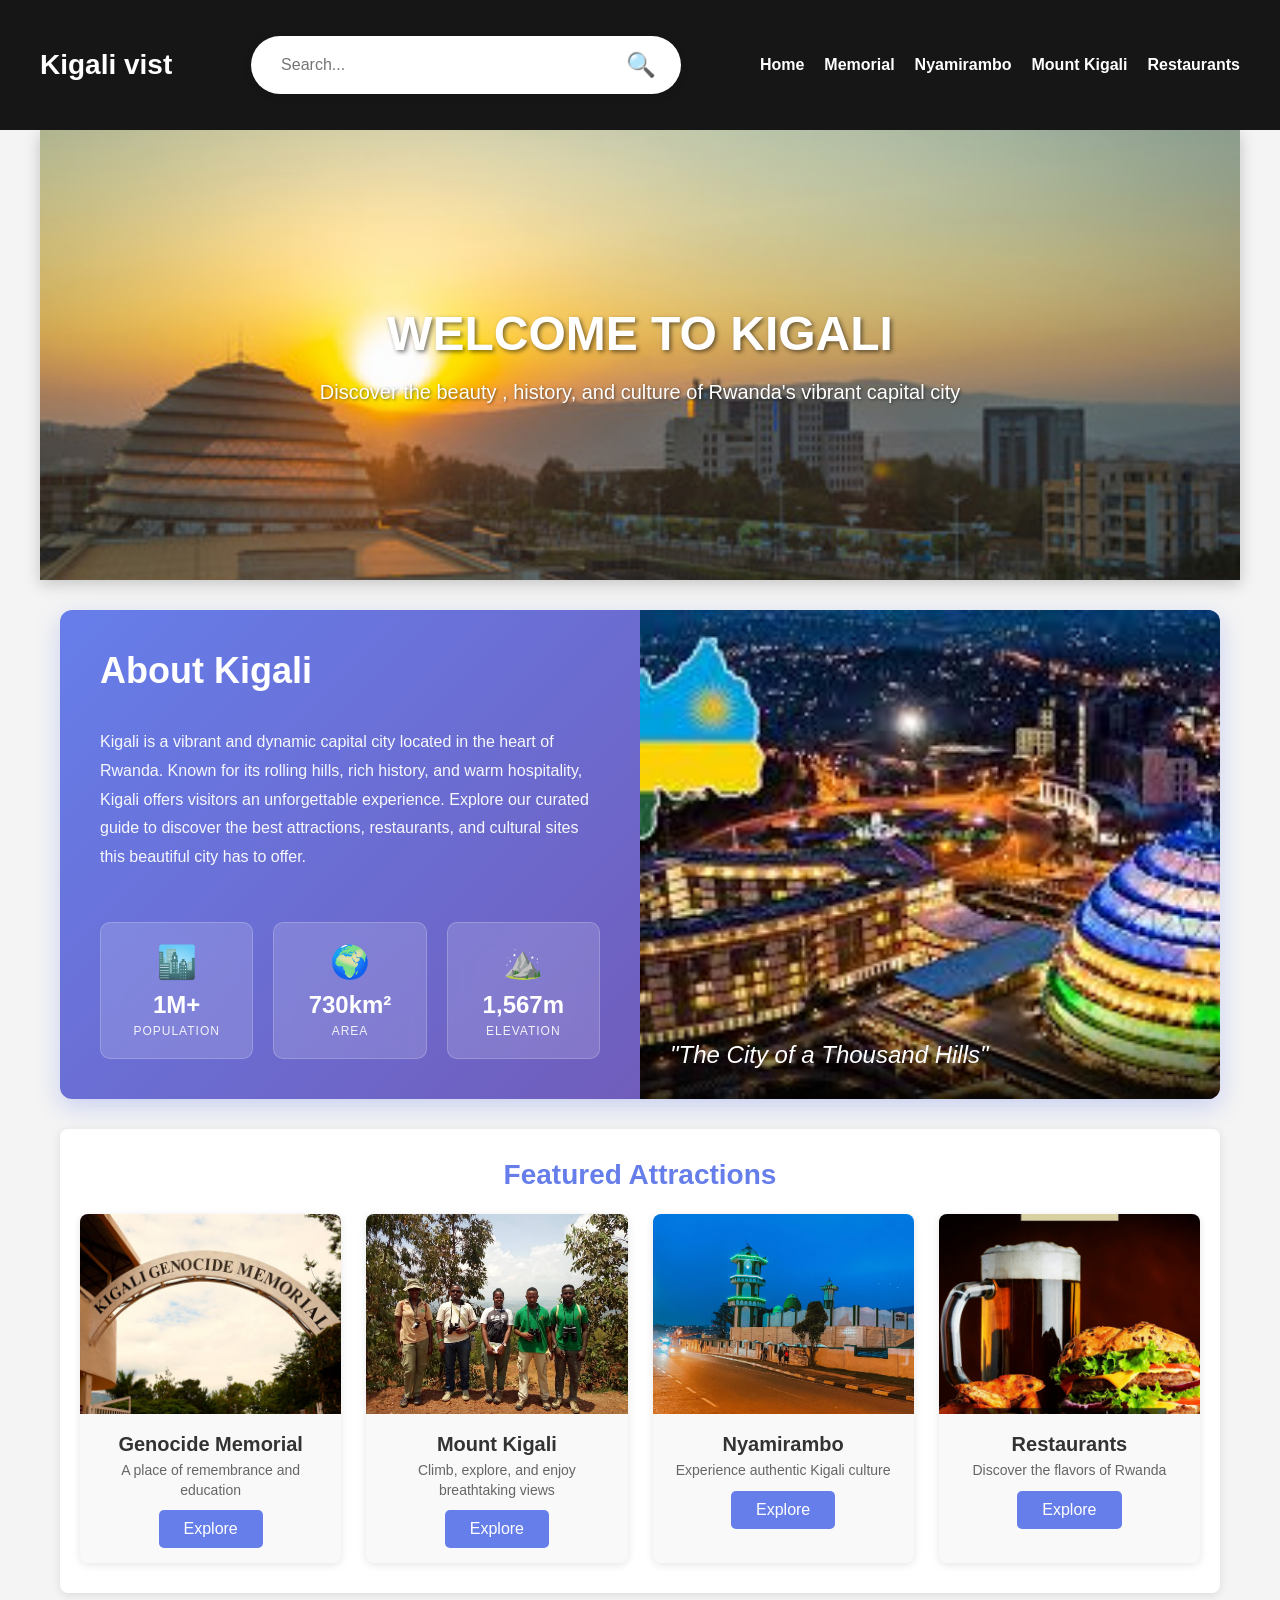
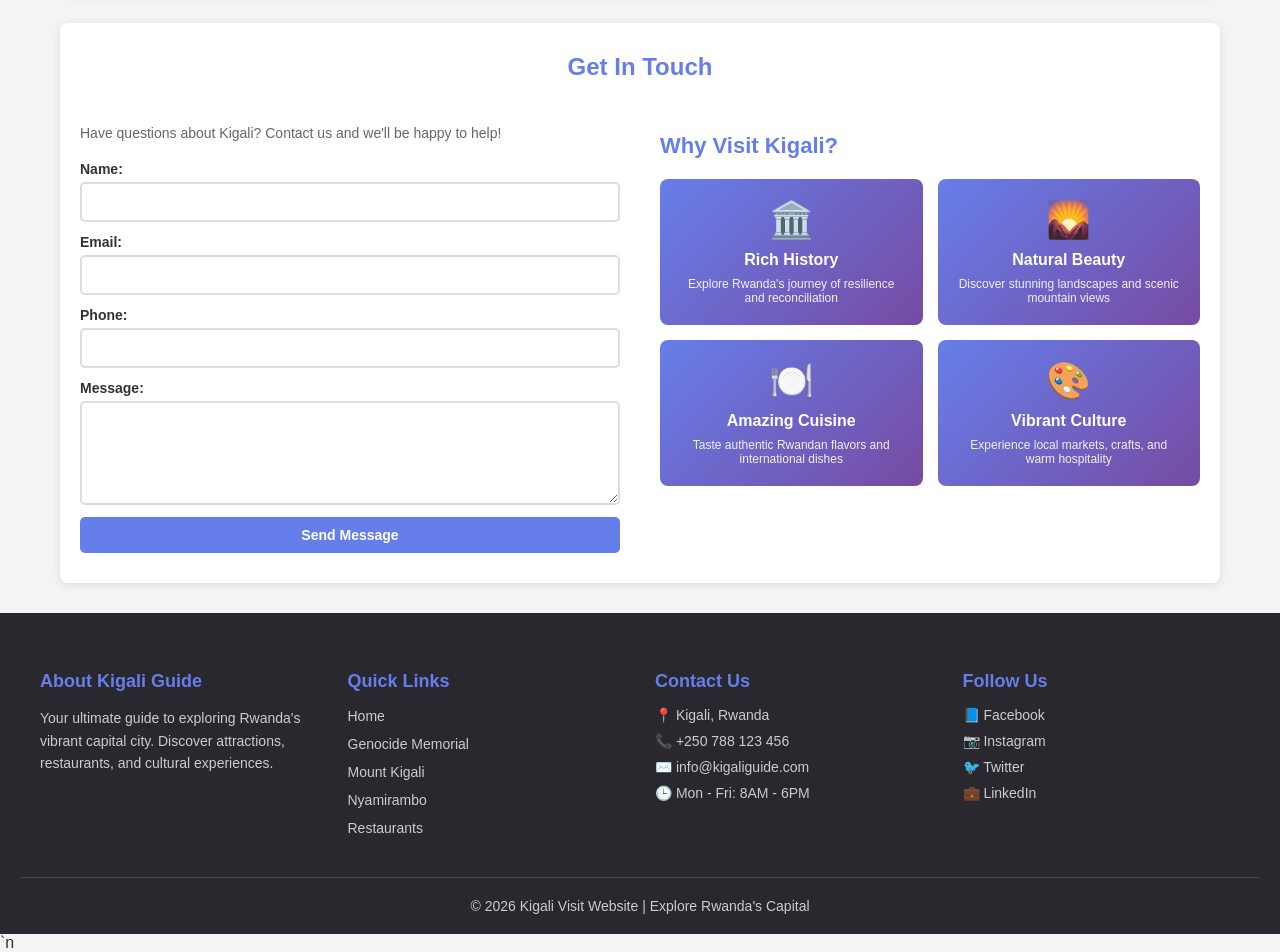
<file: index.html>
<!DOCTYPE html>
<html lang="en">
<head>
    <meta charset="UTF-8">
    <title>Kigali vist website</title>
    <link rel="stylesheet" href="index.css">
</head>
<body>

<div class="page-container">

    <nav>
        <h2>Kigali vist </h2>
        <div class="search-container">
            <input type="text" class="search-input" placeholder="Search...">
            <button class="search-btn">🔍</button>
        </div>
        <div class="links">
            <a href="index.html">Home</a>
            <a href="memorial.html">Memorial</a>
            <a href="nyamirambo.html">Nyamirambo</a>
            <a href="mount.html">Mount Kigali</a>
            <a href="restaurants.html">Restaurants</a>
        </div>
    </nav>

    <main class="home-content">
        <section class="hero">
            <h1>WELCOME TO KIGALI</h1>
            <p>Discover the beauty , history, and culture of Rwanda's vibrant capital city</p>
        </section>

        <section class="content-section">
            <div class="about-container">
                <div class="about-text">
                    <h2>About Kigali</h2>
                    <p>Kigali is a vibrant and dynamic capital city located in the heart of Rwanda. Known for its rolling hills, rich history, and warm hospitality, Kigali offers visitors an unforgettable experience. Explore our curated guide to discover the best attractions, restaurants, and cultural sites this beautiful city has to offer.</p>
                    <div class="stats-row">
                        <div class="stat-box">
                            <span class="stat-icon">🏙️</span>
                            <span class="stat-value">1M+</span>
                            <span class="stat-label">Population</span>
                        </div>
                        <div class="stat-box">
                            <span class="stat-icon">🌍</span>
                            <span class="stat-value">730km²</span>
                            <span class="stat-label">Area</span>
                        </div>
                        <div class="stat-box">
                            <span class="stat-icon">⛰️</span>
                            <span class="stat-value">1,567m</span>
                            <span class="stat-label">Elevation</span>
                        </div>
                    </div>
                </div>
                <div class="about-image">
                    <img src="images/kugali2 -image.jpg" alt="Kigali City View">
                    <div class="image-overlay">
                        <p>"The City of a Thousand Hills"</p>
                    </div>
                </div>
            </div>
        </section>

        <section class="attractions-section">
            <h2>Featured Attractions</h2>
            <div class="cards-container">
                <div class="card">
                    <img src="images/memorial1-image.jpg" alt="Kigali Genocide Memorial">
                    <h3>Genocide Memorial</h3>
                    <p>A place of remembrance and education</p>
                    <a href="memorial.html">Explore</a>
                </div>

                <div class="card">
                    <img src="images/mt-kigali8-image.jpg" alt="Mount Kigali">
                    <h3>Mount Kigali</h3>
                    <p>Climb, explore, and enjoy breathtaking views</p>
                    <a href="mount.html">Explore</a>
                </div>

                <div class="card">
                    <img src="images/nyamirambo1-image.jpg" alt="Nyamirambo">
                    <h3>Nyamirambo</h3>
                    <p>Experience authentic Kigali culture</p>
                    <a href="nyamirambo.html">Explore</a>
                </div>

                <div class="card">
                    <img src="images/burger-beer-saturdays restourent.jpg" alt="Restaurants">
                    <h3>Restaurants</h3>
                    <p>Discover the flavors of Rwanda</p>
                    <a href="restaurants.html">Explore</a>
                </div>
            </div>
        </section>

        <section class="contact-form-section">
            <h2>Get In Touch</h2>
            <div class="form-container">
                <div class="form-side">
                    <p>Have questions about Kigali? Contact us and we'll be happy to help!</p>
                    <form class="contact-form">
                        <div class="form-group">
                            <label for="name">Name:</label>
                            <input type="text" id="name" name="name" required>
                        </div>
                        <div class="form-group">
                            <label for="email">Email:</label>
                            <input type="email" id="email" name="email" required>
                        </div>
                        <div class="form-group">
                            <label for="phone">Phone:</label>
                            <input type="tel" id="phone" name="phone">
                        </div>
                        <div class="form-group">
                            <label for="message">Message:</label>
                            <textarea id="message" name="message" rows="5" required></textarea>
                        </div>
                        <button type="submit" class="submit-btn">Send Message</button>
                    </form>
                </div>
                <div class="info-side">
                    <h3>Why Visit Kigali?</h3>
                    <div class="info-cards">
                        <div class="info-card">
                            <div class="icon">🏛️</div>
                            <h4>Rich History</h4>
                            <p>Explore Rwanda's journey of resilience and reconciliation</p>
                        </div>
                        <div class="info-card">
                            <div class="icon">🌄</div>
                            <h4>Natural Beauty</h4>
                            <p>Discover stunning landscapes and scenic mountain views</p>
                        </div>
                        <div class="info-card">
                            <div class="icon">🍽️</div>
                            <h4>Amazing Cuisine</h4>
                            <p>Taste authentic Rwandan flavors and international dishes</p>
                        </div>
                        <div class="info-card">
                            <div class="icon">🎨</div>
                            <h4>Vibrant Culture</h4>
                            <p>Experience local markets, crafts, and warm hospitality</p>
                        </div>
                    </div>

                </div>
            </div>
        </section>
    </main>

    <footer>
        <div class="footer-content">
            <div class="footer-section">
                <h3>About Kigali Guide</h3>
                <p>Your ultimate guide to exploring Rwanda's vibrant capital city. Discover attractions, restaurants, and cultural experiences.</p>
            </div>
            
            <div class="footer-section">
                <h3>Quick Links</h3>
                <ul class="footer-links">
                    <li><a href="index.html">Home</a></li>
                    <li><a href="memorial.html">Genocide Memorial</a></li>
                    <li><a href="mount.html">Mount Kigali</a></li>
                    <li><a href="nyamirambo.html">Nyamirambo</a></li>
                    <li><a href="restaurants.html">Restaurants</a></li>
                </ul>
            </div>
            
            <div class="footer-section">
                <h3>Contact Us</h3>
                <ul class="footer-contact">
                    <li>📍 Kigali, Rwanda</li>
                    <li>📞 +250 788 123 456</li>
                    <li>✉️ info@kigaliguide.com</li>
                    <li>🕒 Mon - Fri: 8AM - 6PM</li>
                </ul>
            </div>
            
            <div class="footer-section">
                <h3>Follow Us</h3>
                <div class="social-media">
                    <a href="#" class="social-icon">📘 Facebook</a>
                    <a href="#" class="social-icon">📷 Instagram</a>
                    <a href="#" class="social-icon">🐦 Twitter</a>
                    <a href="#" class="social-icon">💼 LinkedIn</a>
                </div>
            </div>
        </div>
        <div class="footer-bottom">
            <p>© 2026 Kigali Visit Website | Explore Rwanda's Capital</p>
        </div>
    </footer>

</div>

</body>`n</html>
</file>
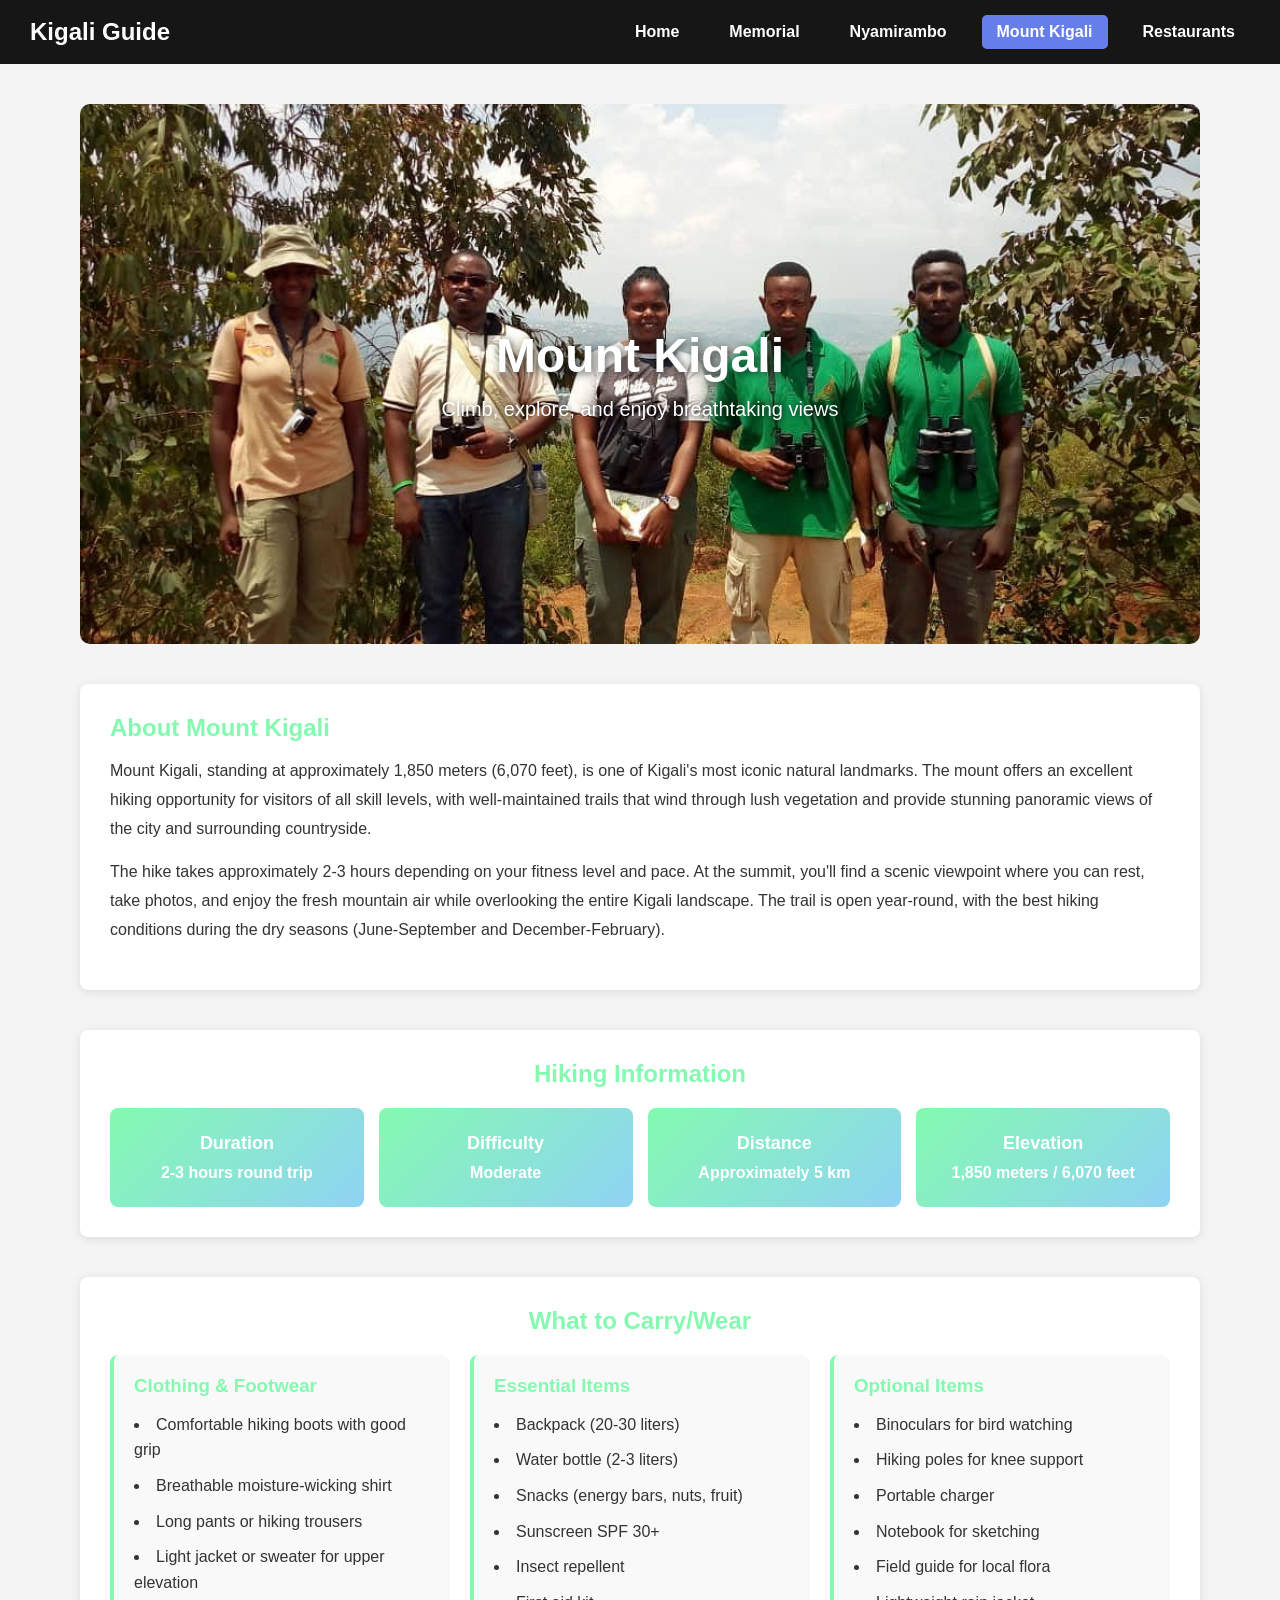
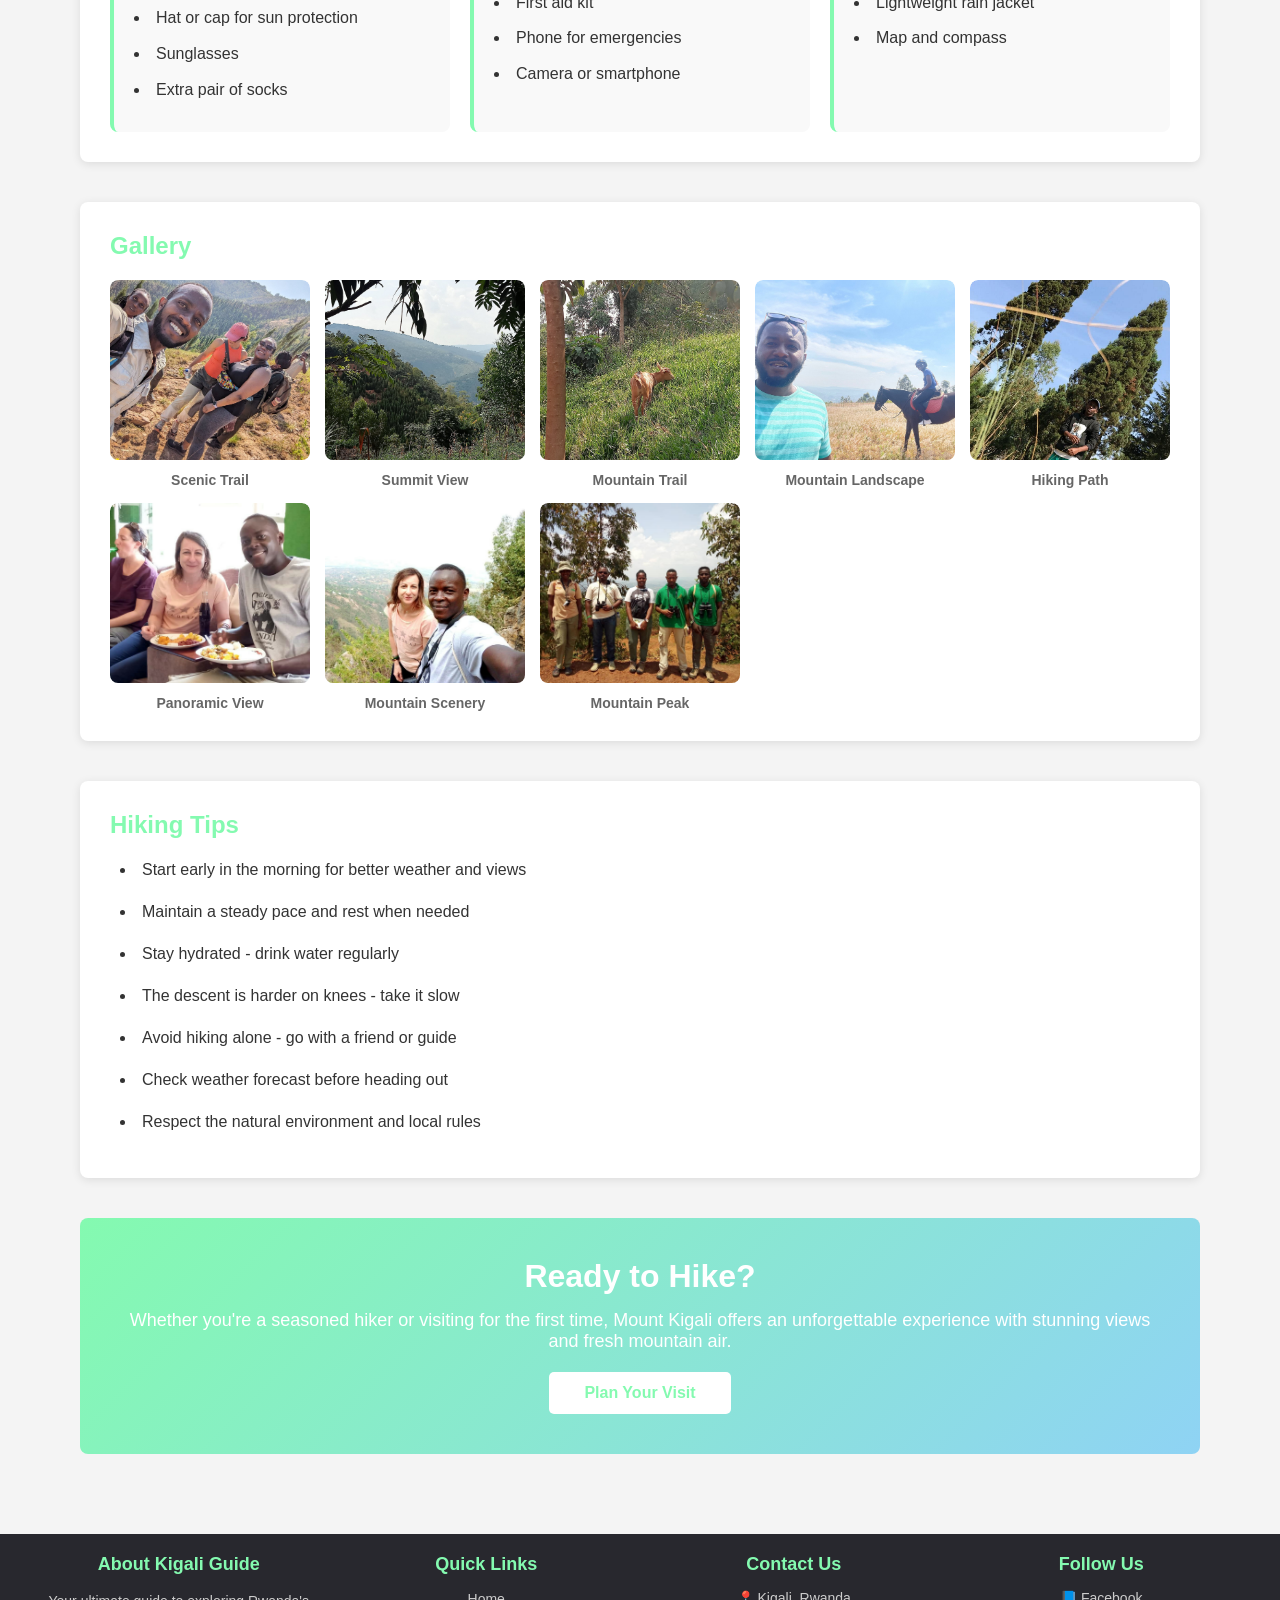
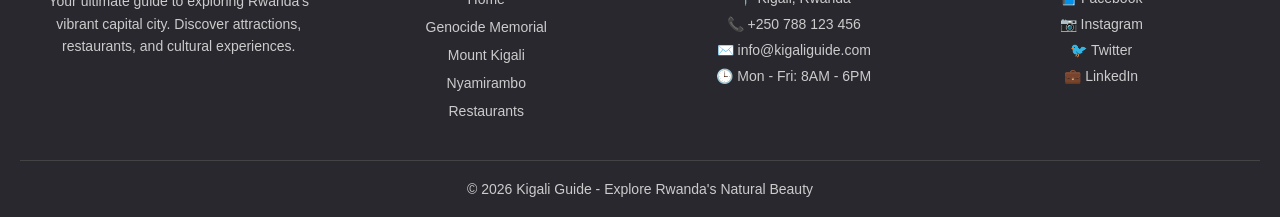
<file: mount.html>
<!DOCTYPE html>
<html lang="en">
<head>
    <meta charset="UTF-8">
    <meta name="viewport" content="width=device-width, initial-scale=1.0">
    <title>Mount Kigali Hiking - Kigali Guide</title>
    <link rel="stylesheet" href="mount.css">
</head>
<body>

<div class="page-container">

    <nav>
        <h2>Kigali Guide</h2>
        <div class="links">
            <a href="index.html">Home</a>
            <a href="memorial.html">Memorial</a>
            <a href="nyamirambo.html">Nyamirambo</a>
            <a href="mount.html" class="active">Mount Kigali</a>
            <a href="restaurants.html">Restaurants</a>
        </div>
    </nav>

    <main class="mount-content">
        <section class="hero">
            <h1>Mount Kigali</h1>
            <p>Climb, explore, and enjoy breathtaking views</p>
        </section>

        <section class="content-section">
            <h2>About Mount Kigali</h2>
            <p>Mount Kigali, standing at approximately 1,850 meters (6,070 feet), is one of Kigali's most iconic natural landmarks. The mount offers an excellent hiking opportunity for visitors of all skill levels, with well-maintained trails that wind through lush vegetation and provide stunning panoramic views of the city and surrounding countryside.</p>
            <p>The hike takes approximately 2-3 hours depending on your fitness level and pace. At the summit, you'll find a scenic viewpoint where you can rest, take photos, and enjoy the fresh mountain air while overlooking the entire Kigali landscape. The trail is open year-round, with the best hiking conditions during the dry seasons (June-September and December-February).</p>
        </section>

        <section class="hiking-info">
            <h2>Hiking Information</h2>
            <div class="info-grid">
                <div class="info-card">
                    <h3>Duration</h3>
                    <p>2-3 hours round trip</p>
                </div>
                <div class="info-card">
                    <h3>Difficulty</h3>
                    <p>Moderate</p>
                </div>
                <div class="info-card">
                    <h3>Distance</h3>
                    <p>Approximately 5 km</p>
                </div>
                <div class="info-card">
                    <h3>Elevation</h3>
                    <p>1,850 meters / 6,070 feet</p>
                </div>
            </div>
        </section>

        <section class="packing-section">
            <h2>What to Carry/Wear</h2>
            <div class="packing-container">
                <div class="packing-list">
                    <h3>Clothing & Footwear</h3>
                    <ul>
                        <li>Comfortable hiking boots with good grip</li>
                        <li>Breathable moisture-wicking shirt</li>
                        <li>Long pants or hiking trousers</li>
                        <li>Light jacket or sweater for upper elevation</li>
                        <li>Hat or cap for sun protection</li>
                        <li>Sunglasses</li>
                        <li>Extra pair of socks</li>
                    </ul>
                </div>
                <div class="packing-list">
                    <h3>Essential Items</h3>
                    <ul>
                        <li>Backpack (20-30 liters)</li>
                        <li>Water bottle (2-3 liters)</li>
                        <li>Snacks (energy bars, nuts, fruit)</li>
                        <li>Sunscreen SPF 30+</li>
                        <li>Insect repellent</li>
                        <li>First aid kit</li>
                        <li>Phone for emergencies</li>
                        <li>Camera or smartphone</li>
                    </ul>
                </div>
                <div class="packing-list">
                    <h3>Optional Items</h3>
                    <ul>
                        <li>Binoculars for bird watching</li>
                        <li>Hiking poles for knee support</li>
                        <li>Portable charger</li>
                        <li>Notebook for sketching</li>
                        <li>Field guide for local flora</li>
                        <li>Lightweight rain jacket</li>
                        <li>Map and compass</li>
                    </ul>
                </div>
            </div>
        </section>

        <section class="image-gallery">
            <h2>Gallery</h2>
            <div class="gallery-grid">
                <div class="gallery-item">
                    <img src="images/mt-kigali1-image.jpg" alt="Mount Kigali trail">
                    <p>Scenic Trail</p>
                </div>
                <div class="gallery-item">
                    <img src="images/mt-kigali2-image.jpg" alt="Summit view">
                    <p>Summit View</p>
                </div>
                <div class="gallery-item">
                    <img src="images/mt-kigali3-image.jpg" alt="Hiking trail">
                    <p>Mountain Trail</p>
                </div>
                <div class="gallery-item">
                    <img src="images/mt-kigali4-image.jpg" alt="Mount Kigali landscape">
                    <p>Mountain Landscape</p>
                </div>
                <div class="gallery-item">
                    <img src="images/mt-kigali5-image.jpg" alt="Hiking path">
                    <p>Hiking Path</p>
                </div>
                <div class="gallery-item">
                    <img src="images/mt-kigali6-image.jpg" alt="Mount Kigali view">
                    <p>Panoramic View</p>
                </div>
                <div class="gallery-item">
                    <img src="images/mt-kigali7-image.jpg" alt="Mountain scenery">
                    <p>Mountain Scenery</p>
                </div>
                <div class="gallery-item">
                    <img src="images/mt-kigali8-image.jpg" alt="Mount Kigali peak">
                    <p>Mountain Peak</p>
                </div>
            </div>
        </section>

        <section class="tips-section">
            <h2>Hiking Tips</h2>
            <ul class="tips-list">
                <li>Start early in the morning for better weather and views</li>
                <li>Maintain a steady pace and rest when needed</li>
                <li>Stay hydrated - drink water regularly</li>
                <li>The descent is harder on knees - take it slow</li>
                <li>Avoid hiking alone - go with a friend or guide</li>
                <li>Check weather forecast before heading out</li>
                <li>Respect the natural environment and local rules</li>
            </ul>
        </section>

        <section class="cta-section">
            <h2>Ready to Hike?</h2>
            <p>Whether you're a seasoned hiker or visiting for the first time, Mount Kigali offers an unforgettable experience with stunning views and fresh mountain air.</p>
            <a href="index.html" class="cta-btn">Plan Your Visit</a>
        </section>
    </main>

    <footer>
        <div class="footer-content">
            <div class="footer-section">
                <h3>About Kigali Guide</h3>
                <p>Your ultimate guide to exploring Rwanda's vibrant capital city. Discover attractions, restaurants, and cultural experiences.</p>
            </div>
            
            <div class="footer-section">
                <h3>Quick Links</h3>
                <ul class="footer-links">
                    <li><a href="index.html">Home</a></li>
                    <li><a href="memorial.html">Genocide Memorial</a></li>
                    <li><a href="mount.html">Mount Kigali</a></li>
                    <li><a href="nyamirambo.html">Nyamirambo</a></li>
                    <li><a href="restaurants.html">Restaurants</a></li>
                </ul>
            </div>
            
            <div class="footer-section">
                <h3>Contact Us</h3>
                <ul class="footer-contact">
                    <li>📍 Kigali, Rwanda</li>
                    <li>📞 +250 788 123 456</li>
                    <li>✉️ info@kigaliguide.com</li>
                    <li>🕒 Mon - Fri: 8AM - 6PM</li>
                </ul>
            </div>
            
            <div class="footer-section">
                <h3>Follow Us</h3>
                <div class="social-media">
                    <a href="#" class="social-icon">📘 Facebook</a>
                    <a href="#" class="social-icon">📷 Instagram</a>
                    <a href="#" class="social-icon">🐦 Twitter</a>
                    <a href="#" class="social-icon">💼 LinkedIn</a>
                </div>
            </div>
        </div>
        <div class="footer-bottom">
            <p>© 2026 Kigali Guide - Explore Rwanda's Natural Beauty</p>
        </div>
    </footer>

</div>

</body>
</html>
</file>
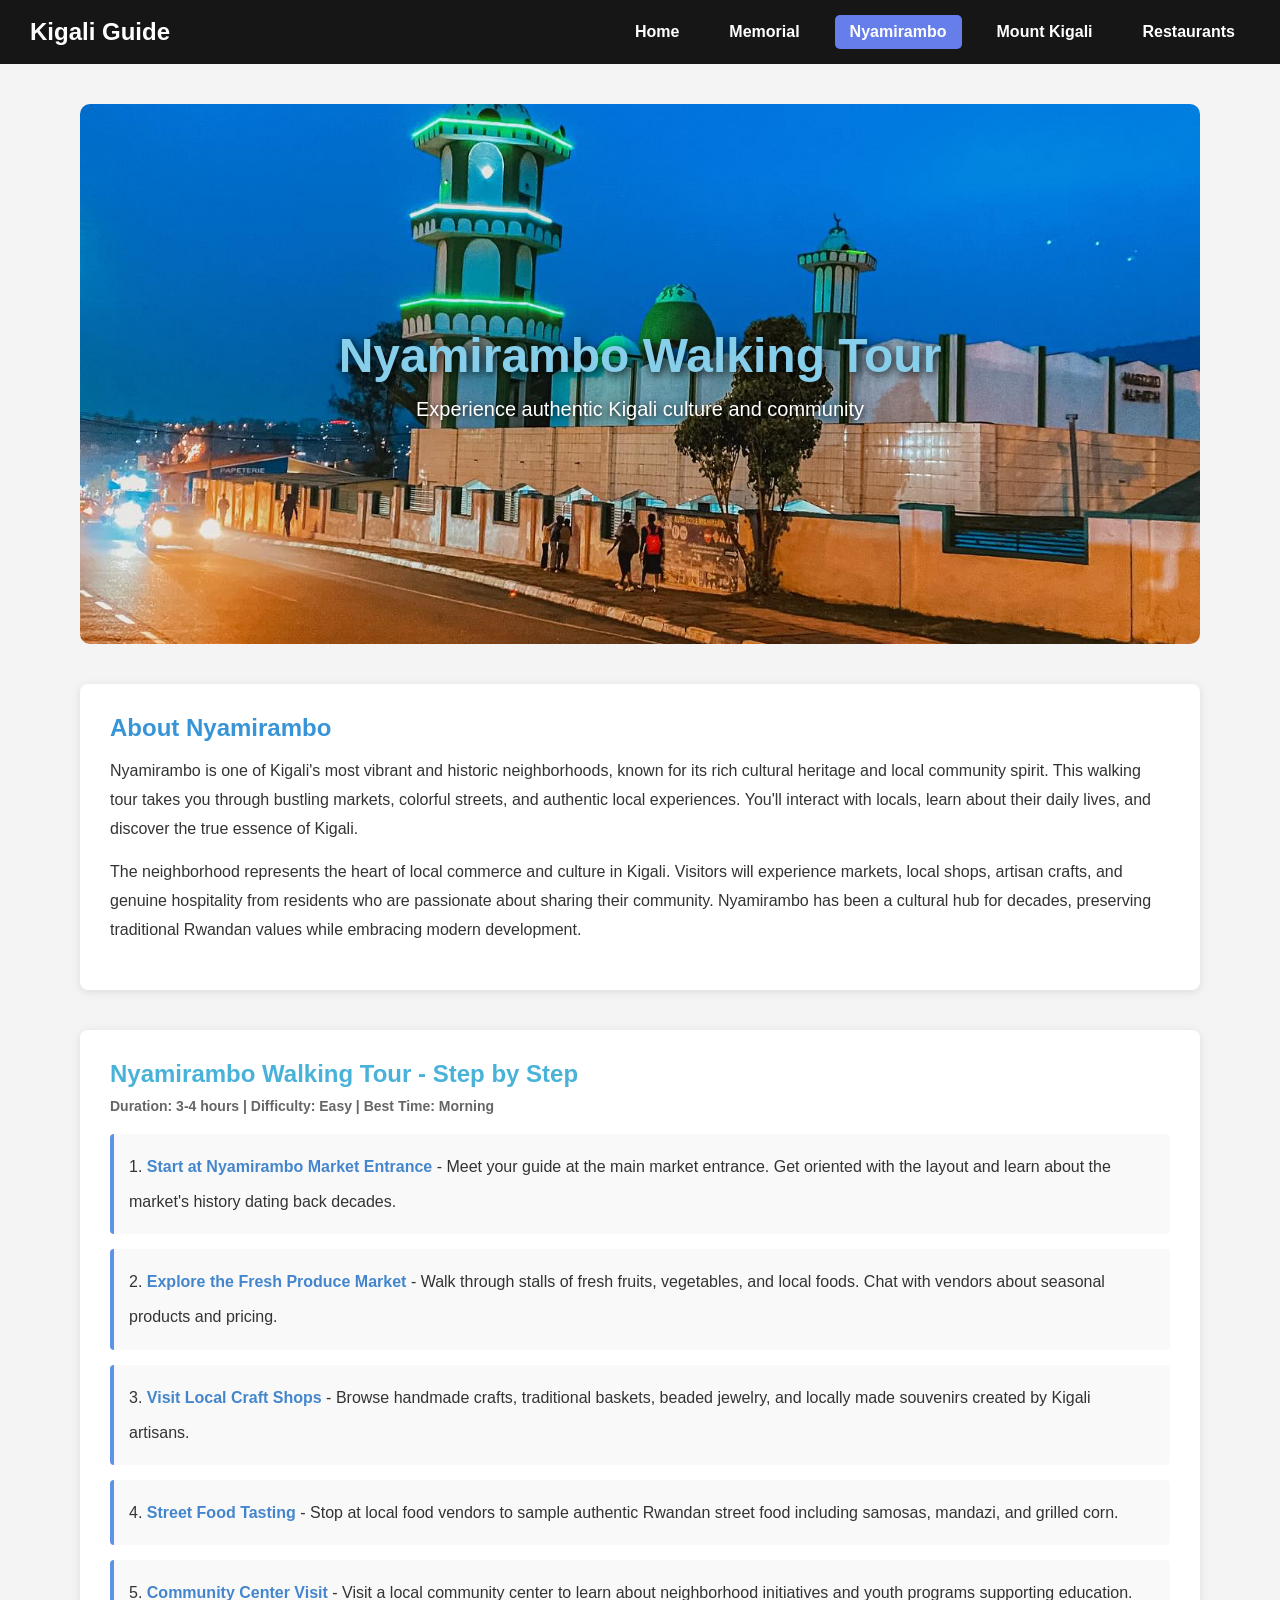
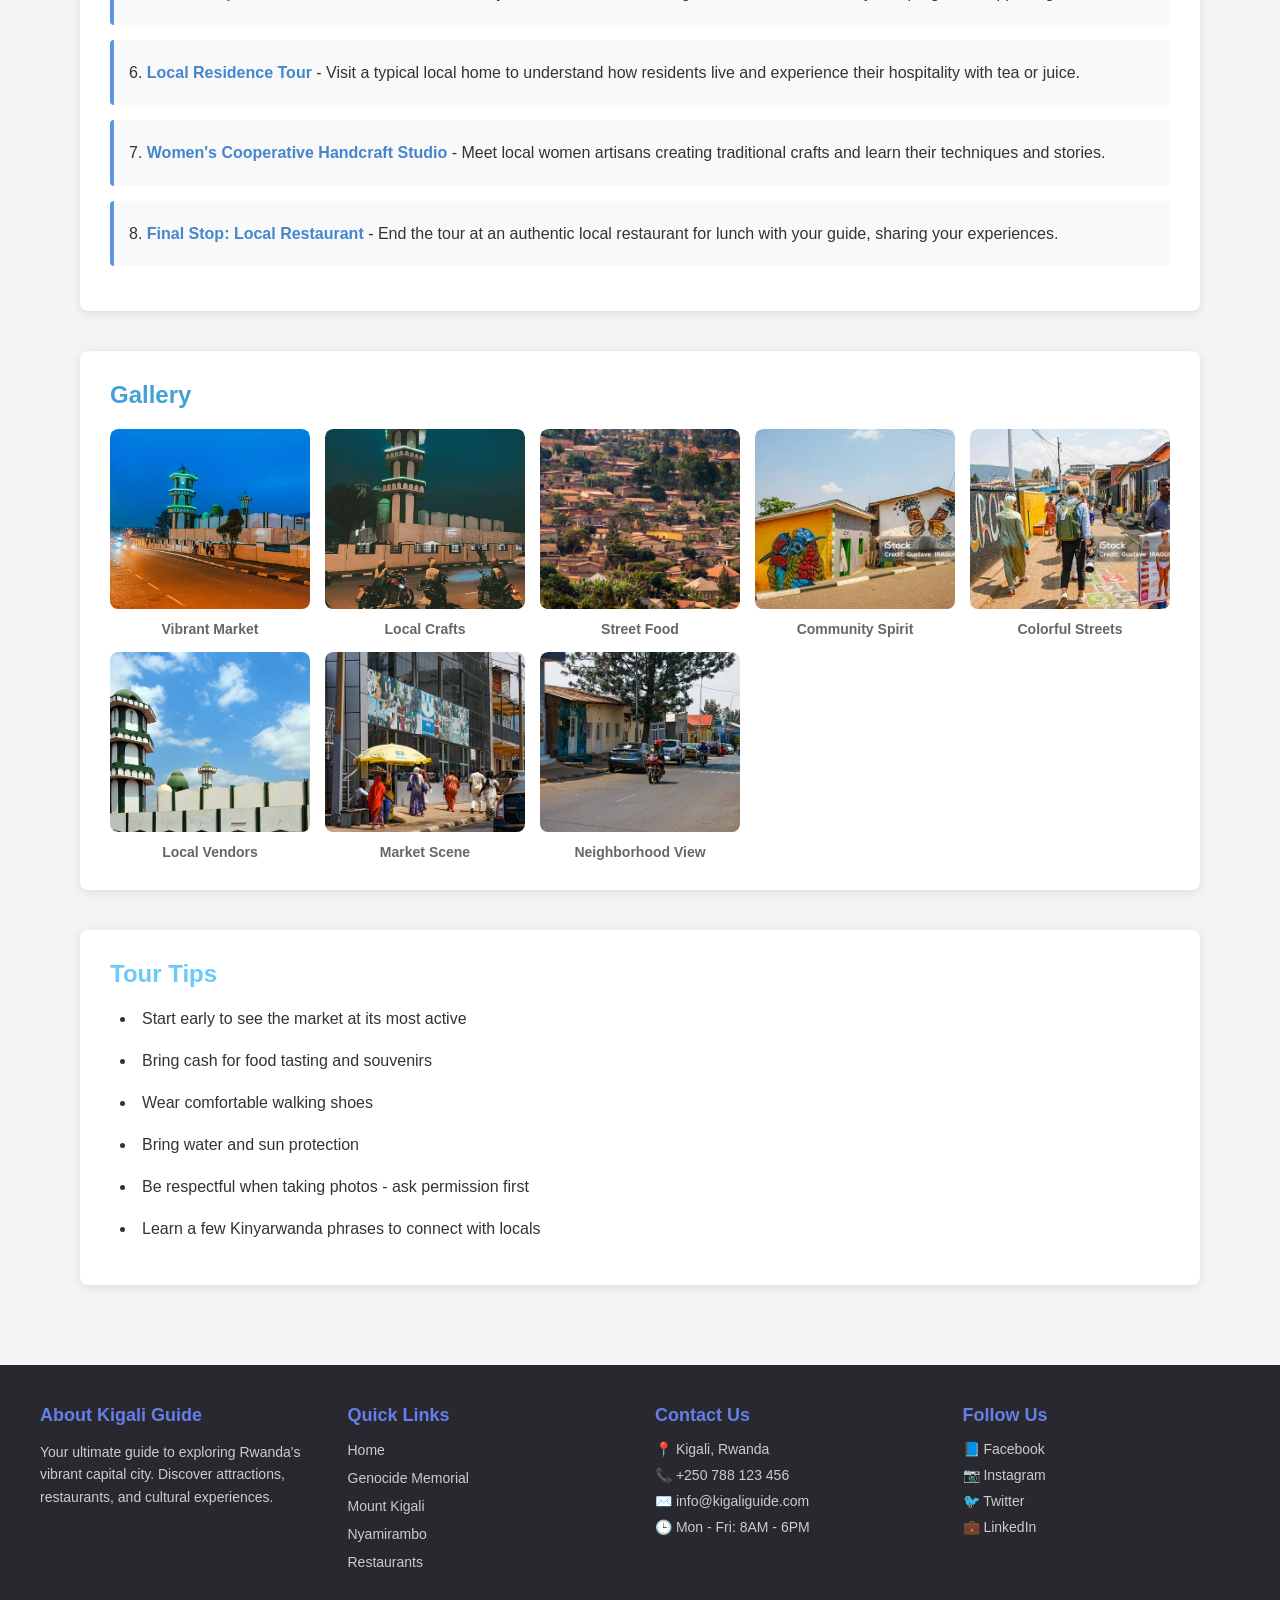
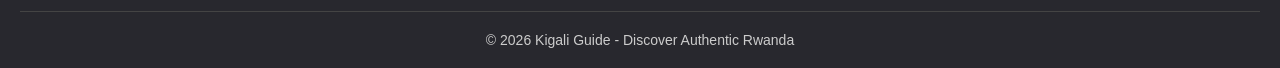
<file: nyamirambo.html>
<!DOCTYPE html>
<html lang="en">
<head>
    <meta charset="UTF-8">
    <meta name="viewport" content="width=device-width, initial-scale=1.0">
    <title>Nyamirambo Walking Tour - Kigali Guide</title>
    <link rel="stylesheet" href="nyamirambo.css">
</head>
<body>

<div class="page-container">

    <nav>
        <h2>Kigali Guide</h2>
        <div class="links">
            <a href="index.html">Home</a>
            <a href="memorial.html">Memorial</a>
            <a href="nyamirambo.html" class="active">Nyamirambo</a>
            <a href="mount.html">Mount Kigali</a>
            <a href="restaurants.html">Restaurants</a>
        </div>
    </nav>

    <main class="nyamirambo-content">
        <section class="hero">
            <h1>Nyamirambo Walking Tour</h1>
            <p>Experience authentic Kigali culture and community</p>
        </section>

        <section class="content-section">
            <h2>About Nyamirambo</h2>
            <p>Nyamirambo is one of Kigali's most vibrant and historic neighborhoods, known for its rich cultural heritage and local community spirit. This walking tour takes you through bustling markets, colorful streets, and authentic local experiences. You'll interact with locals, learn about their daily lives, and discover the true essence of Kigali.</p>
            <p>The neighborhood represents the heart of local commerce and culture in Kigali. Visitors will experience markets, local shops, artisan crafts, and genuine hospitality from residents who are passionate about sharing their community. Nyamirambo has been a cultural hub for decades, preserving traditional Rwandan values while embracing modern development.</p>
        </section>

        <section class="tour-section">
            <h2>Nyamirambo Walking Tour - Step by Step</h2>
            <p><strong>Duration: 3-4 hours | Difficulty: Easy | Best Time: Morning</strong></p>
            <ol class="tour-steps">
                <li><strong>Start at Nyamirambo Market Entrance</strong> - Meet your guide at the main market entrance. Get oriented with the layout and learn about the market's history dating back decades.</li>
                <li><strong>Explore the Fresh Produce Market</strong> - Walk through stalls of fresh fruits, vegetables, and local foods. Chat with vendors about seasonal products and pricing.</li>
                <li><strong>Visit Local Craft Shops</strong> - Browse handmade crafts, traditional baskets, beaded jewelry, and locally made souvenirs created by Kigali artisans.</li>
                <li><strong>Street Food Tasting</strong> - Stop at local food vendors to sample authentic Rwandan street food including samosas, mandazi, and grilled corn.</li>
                <li><strong>Community Center Visit</strong> - Visit a local community center to learn about neighborhood initiatives and youth programs supporting education.</li>
                <li><strong>Local Residence Tour</strong> - Visit a typical local home to understand how residents live and experience their hospitality with tea or juice.</li>
                <li><strong>Women's Cooperative Handcraft Studio</strong> - Meet local women artisans creating traditional crafts and learn their techniques and stories.</li>
                <li><strong>Final Stop: Local Restaurant</strong> - End the tour at an authentic local restaurant for lunch with your guide, sharing your experiences.</li>
            </ol>
        </section>

        <section class="image-gallery">
            <h2>Gallery</h2>
            <div class="gallery-grid">
                <div class="gallery-item">
                    <img src="images/nyamirambo1-image.jpg" alt="Nyamirambo Market">
                    <p>Vibrant Market</p>
                </div>
                <div class="gallery-item">
                    <img src="images/nyamirambo2-image.jpg" alt="Local crafts">
                    <p>Local Crafts</p>
                </div>
                <div class="gallery-item">
                    <img src="images/nyamirambo3-image.jpg" alt="Street food">
                    <p>Street Food</p>
                </div>
                <div class="gallery-item">
                    <img src="images/nyamirambo4-image.jpg" alt="Local community">
                    <p>Community Spirit</p>
                </div>
                <div class="gallery-item">
                    <img src="images/nyamirambo5-image.jpg" alt="Nyamirambo streets">
                    <p>Colorful Streets</p>
                </div>
                <div class="gallery-item">
                    <img src="images/nyamirambo6-image.jpg" alt="Local vendors">
                    <p>Local Vendors</p>
                </div>
                <div class="gallery-item">
                    <img src="images/nyamirambo8-image.jpg" alt="Market scene">
                    <p>Market Scene</p>
                </div>
                <div class="gallery-item">
                    <img src="images/nyamirambo9-image.jpg" alt="Neighborhood view">
                    <p>Neighborhood View</p>
                </div>
            </div>
        </section>



        <section class="tips-section">
            <h2>Tour Tips</h2>
            <ul class="tips-list">
                <li>Start early to see the market at its most active</li>
                <li>Bring cash for food tasting and souvenirs</li>
                <li>Wear comfortable walking shoes</li>
                <li>Bring water and sun protection</li>
                <li>Be respectful when taking photos - ask permission first</li>
                <li>Learn a few Kinyarwanda phrases to connect with locals</li>
            </ul>
        </section>
    </main>

    <footer>
        <div class="footer-content">
            <div class="footer-section">
                <h3>About Kigali Guide</h3>
                <p>Your ultimate guide to exploring Rwanda's vibrant capital city. Discover attractions, restaurants, and cultural experiences.</p>
            </div>
            
            <div class="footer-section">
                <h3>Quick Links</h3>
                <ul class="footer-links">
                    <li><a href="index.html">Home</a></li>
                    <li><a href="memorial.html">Genocide Memorial</a></li>
                    <li><a href="mount.html">Mount Kigali</a></li>
                    <li><a href="nyamirambo.html">Nyamirambo</a></li>
                    <li><a href="restaurants.html">Restaurants</a></li>
                </ul>
            </div>
            
            <div class="footer-section">
                <h3>Contact Us</h3>
                <ul class="footer-contact">
                    <li>📍 Kigali, Rwanda</li>
                    <li>📞 +250 788 123 456</li>
                    <li>✉️ info@kigaliguide.com</li>
                    <li>🕒 Mon - Fri: 8AM - 6PM</li>
                </ul>
            </div>
            
            <div class="footer-section">
                <h3>Follow Us</h3>
                <div class="social-media">
                    <a href="#" class="social-icon">📘 Facebook</a>
                    <a href="#" class="social-icon">📷 Instagram</a>
                    <a href="#" class="social-icon">🐦 Twitter</a>
                    <a href="#" class="social-icon">💼 LinkedIn</a>
                </div>
            </div>
        </div>
        <div class="footer-bottom">
            <p>© 2026 Kigali Guide - Discover Authentic Rwanda</p>
        </div>
    </footer>

</div>

</body>
</html>
</file>
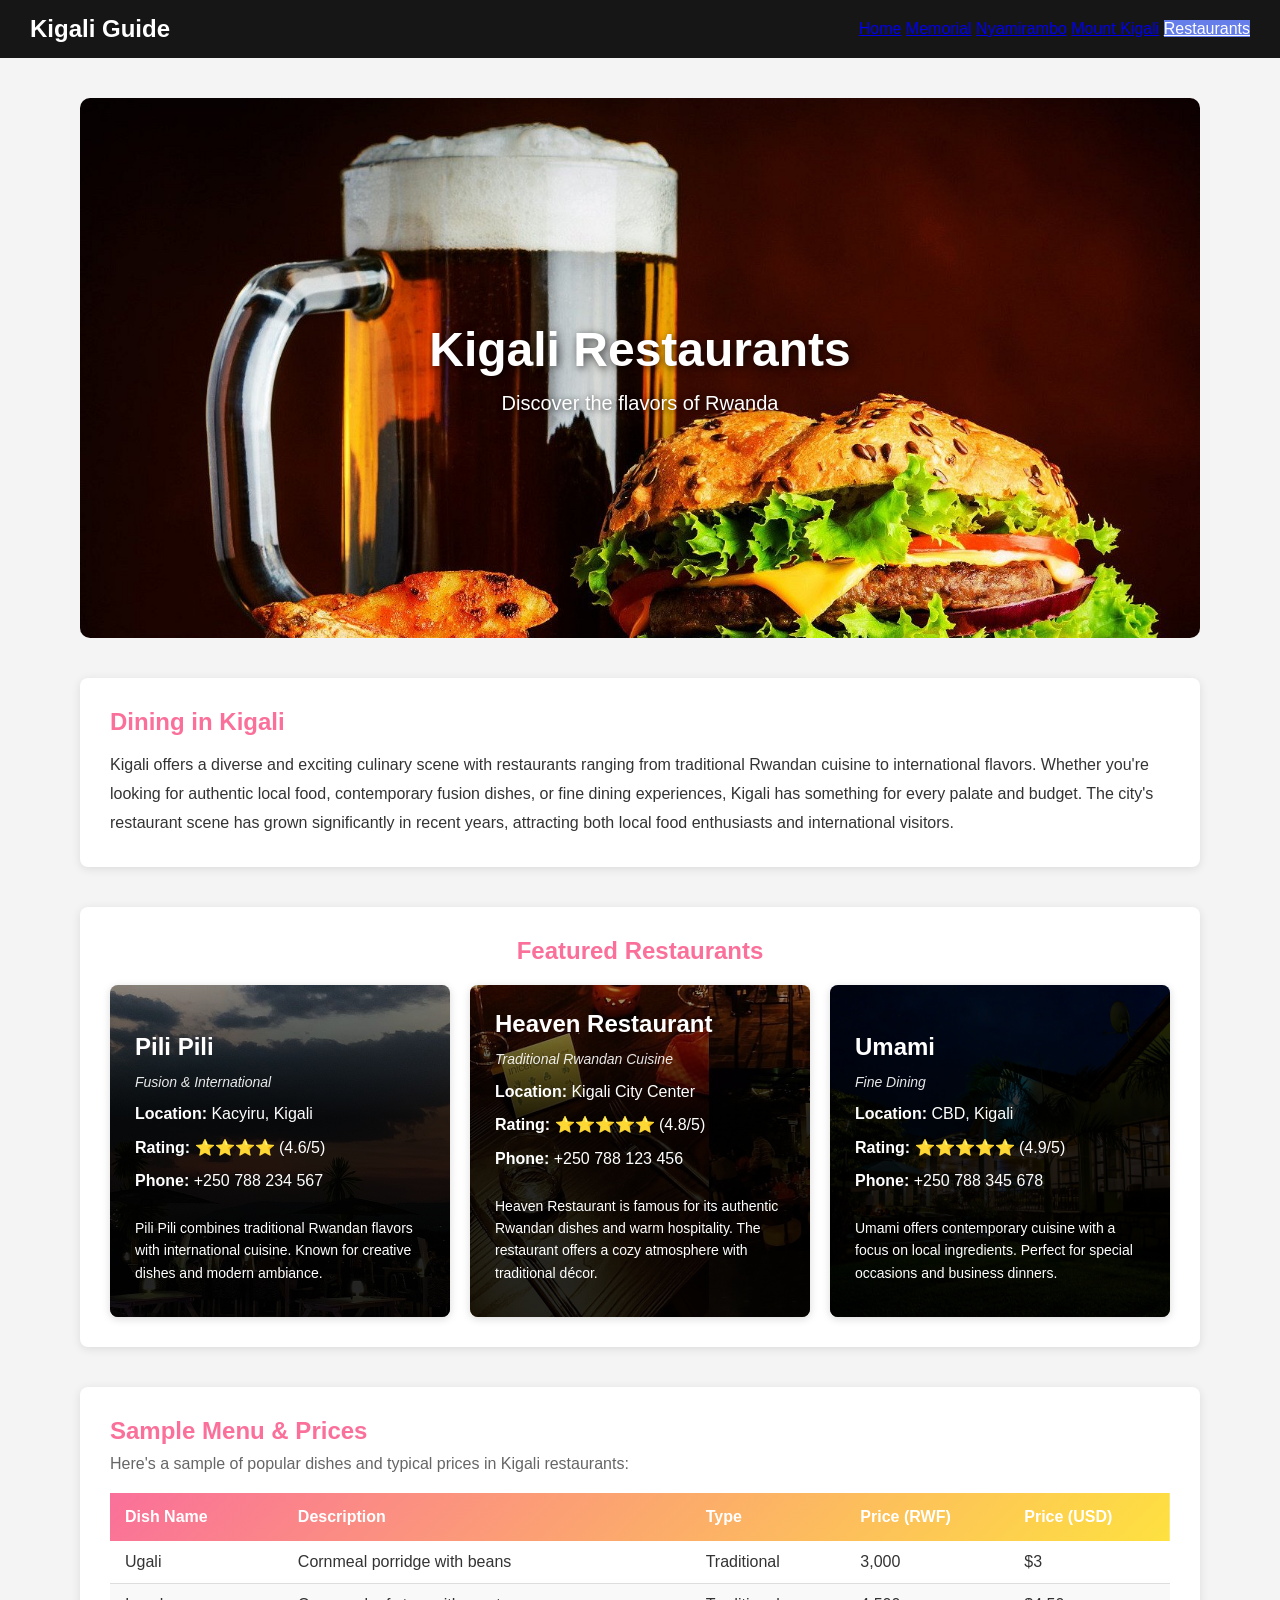
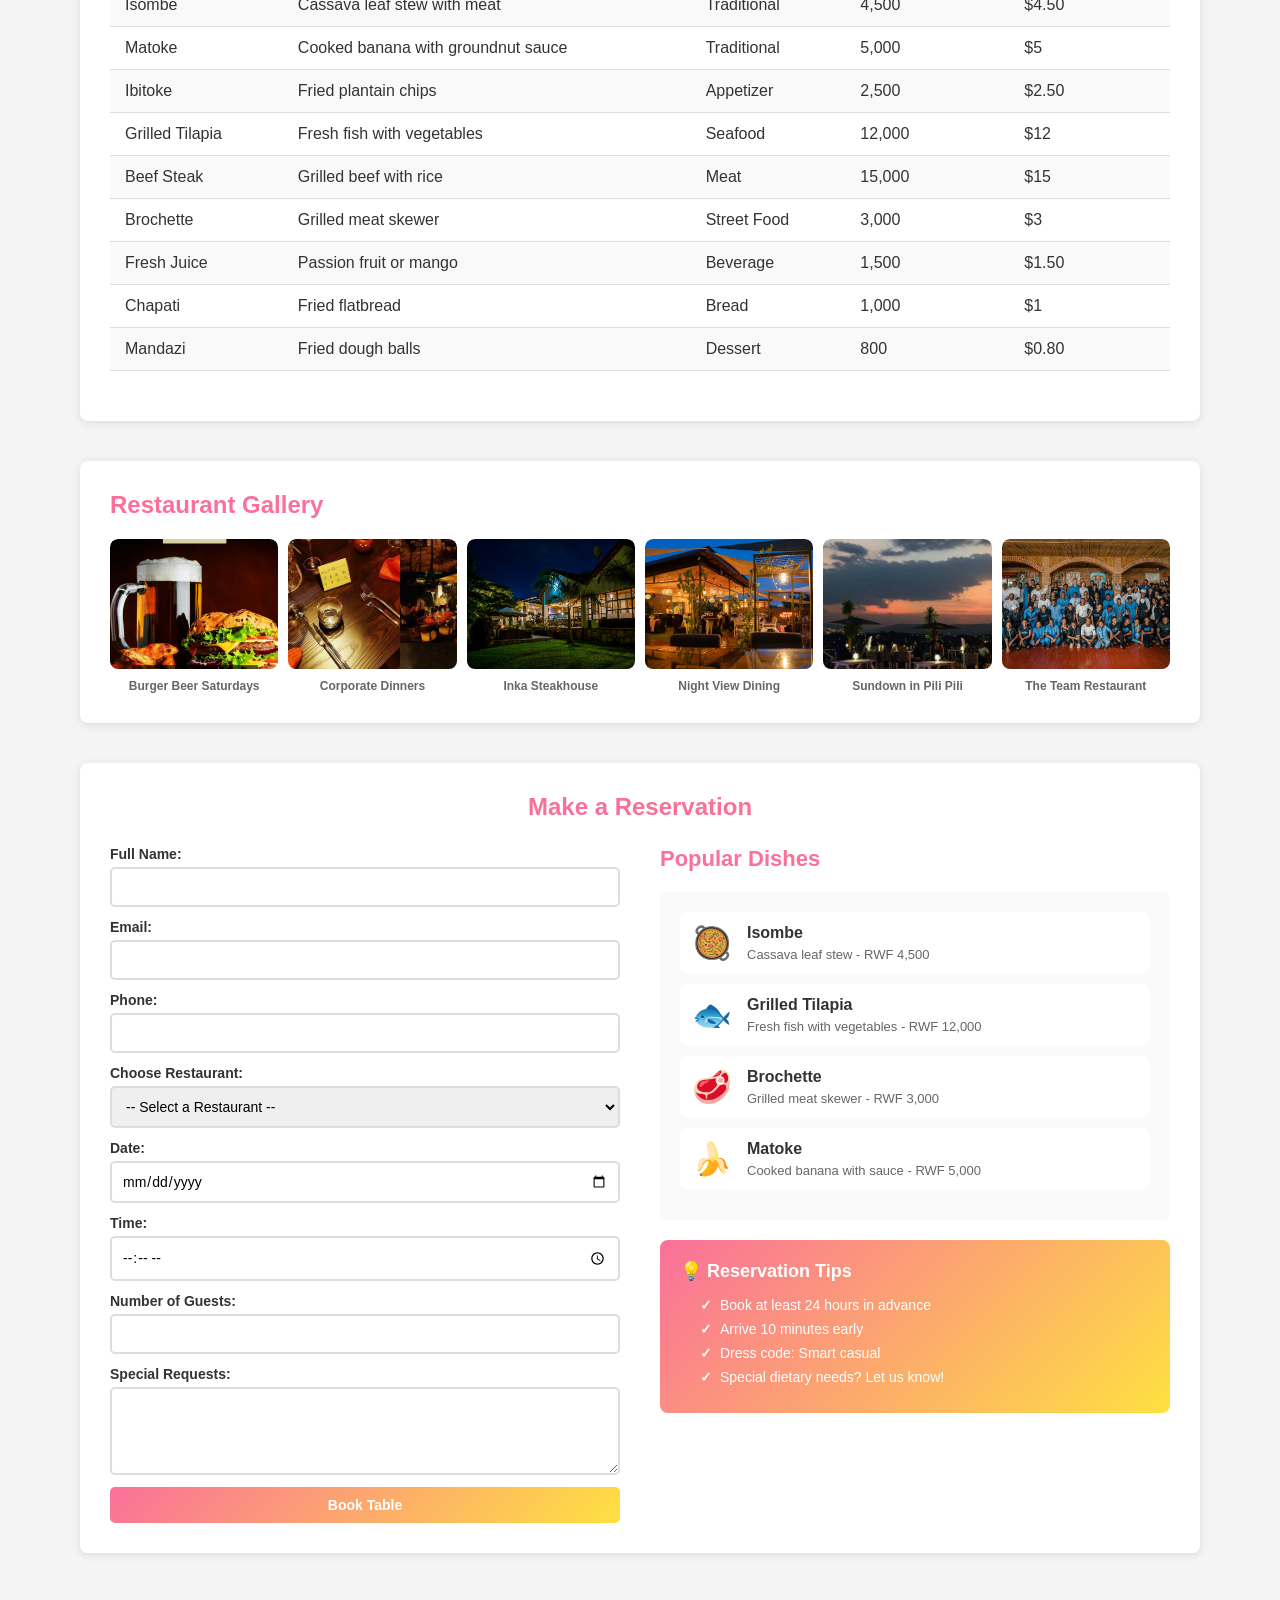
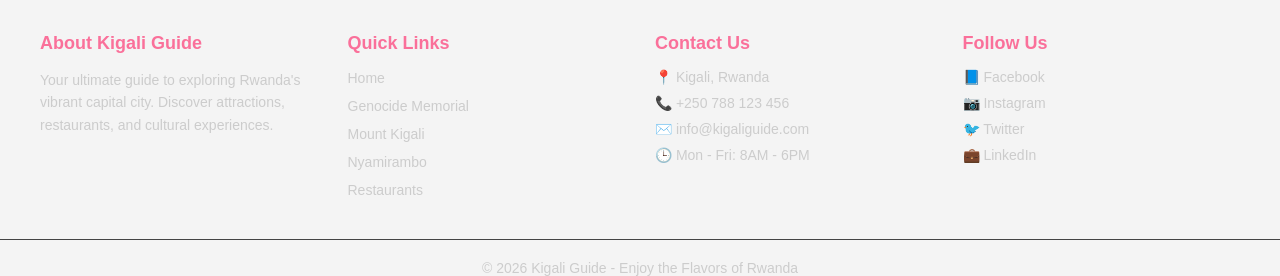
<file: restaurants.html>
<!DOCTYPE html>
<html lang="en">
<head>
    <meta charset="UTF-8">
    <meta name="viewport" content="width=device-width, initial-scale=1.0">
    <title>Restaurants - Kigali Guide</title>
    <link rel="stylesheet" href="restaurants.css">
</head>
<body>

<div class="page-container">

    <nav>
        <h2>Kigali Guide</h2>
        <div class="links">
            <a href="index.html">Home</a>
            <a href="memorial.html">Memorial</a>
            <a href="nyamirambo.html">Nyamirambo</a>
            <a href="mount.html">Mount Kigali</a>
            <a href="restaurants.html" class="active">Restaurants</a>
        </div>
    </nav>

    <main class="restaurants-content">
        <section class="hero">
            <h1>Kigali Restaurants</h1>
            <p>Discover the flavors of Rwanda</p>
        </section>

        <section class="intro-section">
            <h2>Dining in Kigali</h2>
            <p>Kigali offers a diverse and exciting culinary scene with restaurants ranging from traditional Rwandan cuisine to international flavors. Whether you're looking for authentic local food, contemporary fusion dishes, or fine dining experiences, Kigali has something for every palate and budget. The city's restaurant scene has grown significantly in recent years, attracting both local food enthusiasts and international visitors.</p>
        </section>

        <section class="restaurant-section">
            <h2>Featured Restaurants</h2>
            <div class="restaurant-cards">
                <div class="restaurant-card" style="background-image: url('images/sundown-in-pili-pili restourent.jpg');">
                    <div class="card-overlay">
                        <h3>Pili Pili</h3>
                        <p class="restaurant-type">Fusion & International</p>
                        <p><strong>Location:</strong> Kacyiru, Kigali</p>
                        <p><strong>Rating:</strong> ⭐⭐⭐⭐ (4.6/5)</p>
                        <p><strong>Phone:</strong> +250 788 234 567</p>
                        <p class="description">Pili Pili combines traditional Rwandan flavors with international cuisine. Known for creative dishes and modern ambiance.</p>
                    </div>
                </div>
                <div class="restaurant-card" style="background-image: url('images/corporate-dinners restourent.jpg');">
                    <div class="card-overlay">
                        <h3>Heaven Restaurant</h3>
                        <p class="restaurant-type">Traditional Rwandan Cuisine</p>
                        <p><strong>Location:</strong> Kigali City Center</p>
                        <p><strong>Rating:</strong> ⭐⭐⭐⭐⭐ (4.8/5)</p>
                        <p><strong>Phone:</strong> +250 788 123 456</p>
                        <p class="description">Heaven Restaurant is famous for its authentic Rwandan dishes and warm hospitality. The restaurant offers a cozy atmosphere with traditional décor.</p>
                    </div>
                </div>
                <div class="restaurant-card" style="background-image: url('images/inka-steakhouse restourent.jpg');">
                    <div class="card-overlay">
                        <h3>Umami</h3>
                        <p class="restaurant-type">Fine Dining</p>
                        <p><strong>Location:</strong> CBD, Kigali</p>
                        <p><strong>Rating:</strong> ⭐⭐⭐⭐⭐ (4.9/5)</p>
                        <p><strong>Phone:</strong> +250 788 345 678</p>
                        <p class="description">Umami offers contemporary cuisine with a focus on local ingredients. Perfect for special occasions and business dinners.</p>
                    </div>
                </div>
            </div>
        </section>

        <section class="menu-section">
            <h2>Sample Menu & Prices</h2>
            <p>Here's a sample of popular dishes and typical prices in Kigali restaurants:</p>
            <table class="menu-table">
                <thead>
                    <tr>
                        <th>Dish Name</th>
                        <th>Description</th>
                        <th>Type</th>
                        <th>Price (RWF)</th>
                        <th>Price (USD)</th>
                    </tr>
                </thead>
                <tbody>
                    <tr>
                        <td>Ugali</td>
                        <td>Cornmeal porridge with beans</td>
                        <td>Traditional</td>
                        <td>3,000</td>
                        <td>$3</td>
                    </tr>
                    <tr>
                        <td>Isombe</td>
                        <td>Cassava leaf stew with meat</td>
                        <td>Traditional</td>
                        <td>4,500</td>
                        <td>$4.50</td>
                    </tr>
                    <tr>
                        <td>Matoke</td>
                        <td>Cooked banana with groundnut sauce</td>
                        <td>Traditional</td>
                        <td>5,000</td>
                        <td>$5</td>
                    </tr>
                    <tr>
                        <td>Ibitoke</td>
                        <td>Fried plantain chips</td>
                        <td>Appetizer</td>
                        <td>2,500</td>
                        <td>$2.50</td>
                    </tr>
                    <tr>
                        <td>Grilled Tilapia</td>
                        <td>Fresh fish with vegetables</td>
                        <td>Seafood</td>
                        <td>12,000</td>
                        <td>$12</td>
                    </tr>
                    <tr>
                        <td>Beef Steak</td>
                        <td>Grilled beef with rice</td>
                        <td>Meat</td>
                        <td>15,000</td>
                        <td>$15</td>
                    </tr>
                    <tr>
                        <td>Brochette</td>
                        <td>Grilled meat skewer</td>
                        <td>Street Food</td>
                        <td>3,000</td>
                        <td>$3</td>
                    </tr>
                    <tr>
                        <td>Fresh Juice</td>
                        <td>Passion fruit or mango</td>
                        <td>Beverage</td>
                        <td>1,500</td>
                        <td>$1.50</td>
                    </tr>
                    <tr>
                        <td>Chapati</td>
                        <td>Fried flatbread</td>
                        <td>Bread</td>
                        <td>1,000</td>
                        <td>$1</td>
                    </tr>
                    <tr>
                        <td>Mandazi</td>
                        <td>Fried dough balls</td>
                        <td>Dessert</td>
                        <td>800</td>
                        <td>$0.80</td>
                    </tr>
                </tbody>
            </table>
        </section>



        <section class="image-gallery">
            <h2>Restaurant Gallery</h2>
            <div class="gallery-grid">
                <div class="gallery-item">
                    <img src="images/burger-beer-saturdays restourent.jpg" alt="Burger Beer Saturdays">
                    <p>Burger Beer Saturdays</p>
                </div>
                <div class="gallery-item">
                    <img src="images/corporate-dinners restourent.jpg" alt="Corporate Dinners">
                    <p>Corporate Dinners</p>
                </div>
                <div class="gallery-item">
                    <img src="images/inka-steakhouse restourent.jpg" alt="Inka Steakhouse">
                    <p>Inka Steakhouse</p>
                </div>
                <div class="gallery-item">
                    <img src="images/our-night-view restourent.jpg" alt="Night View Dining">
                    <p>Night View Dining</p>
                </div>
                <div class="gallery-item">
                    <img src="images/sundown-in-pili-pili restourent.jpg" alt="Sundown in Pili Pili">
                    <p>Sundown in Pili Pili</p>
                </div>
                <div class="gallery-item">
                    <img src="images/the-team restourent.jpg" alt="The Team Restaurant">
                    <p>The Team Restaurant</p>
                </div>
            </div>
        </section>

        <section class="booking-section">
            <h2>Make a Reservation</h2>
            <div class="form-container">
                <div class="form-side">
                    <form class="reservation-form">
                        <div class="form-group">
                            <label for="name">Full Name:</label>
                            <input type="text" id="name" name="name" required>
                        </div>
                        <div class="form-group">
                            <label for="email">Email:</label>
                            <input type="email" id="email" name="email" required>
                        </div>
                        <div class="form-group">
                            <label for="phone">Phone:</label>
                            <input type="tel" id="phone" name="phone" required>
                        </div>
                        <div class="form-group">
                            <label for="restaurant">Choose Restaurant:</label>
                            <select id="restaurant" name="restaurant" required>
                                <option value="">-- Select a Restaurant --</option>
                                <option value="heaven">Heaven Restaurant</option>
                                <option value="pili">Pili Pili</option>
                                <option value="umami">Umami</option>
                            </select>
                        </div>
                        <div class="form-group">
                            <label for="date">Date:</label>
                            <input type="date" id="date" name="date" required>
                        </div>
                        <div class="form-group">
                            <label for="time">Time:</label>
                            <input type="time" id="time" name="time" required>
                        </div>
                        <div class="form-group">
                            <label for="guests">Number of Guests:</label>
                            <input type="number" id="guests" name="guests" min="1" max="20" required>
                        </div>
                        <div class="form-group">
                            <label for="notes">Special Requests:</label>
                            <textarea id="notes" name="notes" rows="4"></textarea>
                        </div>
                        <button type="submit" class="submit-btn">Book Table</button>
                    </form>
                </div>
                <div class="info-side">
                    <h3>Popular Dishes</h3>
                    <div class="dish-showcase">
                        <div class="dish-item">
                            <span class="dish-icon">🥘</span>
                            <div class="dish-info">
                                <h4>Isombe</h4>
                                <p>Cassava leaf stew - RWF 4,500</p>
                            </div>
                        </div>
                        <div class="dish-item">
                            <span class="dish-icon">🐟</span>
                            <div class="dish-info">
                                <h4>Grilled Tilapia</h4>
                                <p>Fresh fish with vegetables - RWF 12,000</p>
                            </div>
                        </div>
                        <div class="dish-item">
                            <span class="dish-icon">🥩</span>
                            <div class="dish-info">
                                <h4>Brochette</h4>
                                <p>Grilled meat skewer - RWF 3,000</p>
                            </div>
                        </div>
                        <div class="dish-item">
                            <span class="dish-icon">🍌</span>
                            <div class="dish-info">
                                <h4>Matoke</h4>
                                <p>Cooked banana with sauce - RWF 5,000</p>
                            </div>
                        </div>
                    </div>
                    <div class="reservation-tips">
                        <h4>💡 Reservation Tips</h4>
                        <ul>
                            <li>Book at least 24 hours in advance</li>
                            <li>Arrive 10 minutes early</li>
                            <li>Dress code: Smart casual</li>
                            <li>Special dietary needs? Let us know!</li>
                        </ul>
                    </div>
                </div>
            </div>
        </section>
    </main>

    <footer>
        <div class="footer-content">
            <div class="footer-section">
                <h3>About Kigali Guide</h3>
                <p>Your ultimate guide to exploring Rwanda's vibrant capital city. Discover attractions, restaurants, and cultural experiences.</p>
            </div>
            
            <div class="footer-section">
                <h3>Quick Links</h3>
                <ul class="footer-links">
                    <li><a href="index.html">Home</a></li>
                    <li><a href="memorial.html">Genocide Memorial</a></li>
                    <li><a href="mount.html">Mount Kigali</a></li>
                    <li><a href="nyamirambo.html">Nyamirambo</a></li>
                    <li><a href="restaurants.html">Restaurants</a></li>
                </ul>
            </div>
            
            <div class="footer-section">
                <h3>Contact Us</h3>
                <ul class="footer-contact">
                    <li>📍 Kigali, Rwanda</li>
                    <li>📞 +250 788 123 456</li>
                    <li>✉️ info@kigaliguide.com</li>
                    <li>🕒 Mon - Fri: 8AM - 6PM</li>
                </ul>
            </div>
            
            <div class="footer-section">
                <h3>Follow Us</h3>
                <div class="social-media">
                    <a href="#" class="social-icon">📘 Facebook</a>
                    <a href="#" class="social-icon">📷 Instagram</a>
                    <a href="#" class="social-icon">🐦 Twitter</a>
                    <a href="#" class="social-icon">💼 LinkedIn</a>
                </div>
            </div>
        </div>
        <div class="footer-bottom">
            <p>© 2026 Kigali Guide - Enjoy the Flavors of Rwanda</p>
        </div>
    </footer>

</div>

</body>
</html>
</file>
<file: index.css>
body {
    font-family: Arial, sans-serif;
    margin: 0;
    background-color: #f4f4f4;
    color: #333;
}


nav {
    display: flex;
    justify-content: space-between;
    align-items: center;
    background-color: #161617;
    padding: 25px 40px;
    min-height: 80px;
    gap: 30px;
    position: sticky;
    top: 0;
    z-index: 1000;
}

nav h2 {
    color: white;
    margin: 0;
    font-size: 28px;
    white-space: nowrap;
}

.search-container {
    display: flex;
    align-items: center;
    background-color: white;
    border-radius: 50px;
    padding: 8px 15px;
    width: 400px;
    box-shadow: 0 2px 8px rgba(0, 0, 0, 0.1);
    margin: 0 20px;
}

.search-input {
    border: none;
    outline: none;
    flex: 1;
    padding: 12px 15px;
    font-size: 16px;
    background: transparent;
}

.search-btn {
    background: none;
    border: none;
    font-size: 24px;
    cursor: pointer;
    padding: 5px 10px;
    transition: transform 0.2s;
}

.search-btn:hover {
    transform: scale(1.1);
}

nav .links {
    display: flex;
    gap: 20px;
    flex-wrap: nowrap;
}

nav a {
    color: white;
    text-decoration: none;
    font-weight: bold;
}

nav a:hover {
    color: rgb(133, 186, 222);
}

html, body {
    height: 100%;
    margin: 0;
}


.page-container {
    display: flex;
    flex-direction: column;
    min-height: 100vh;
}


main {
    flex: 1;
    max-width: 1200px;
    margin: 0 auto;
    width: 100%;
}

.hero {
    height: 50vh; 
    background-image: url("kigali/Kigali-image.jpg");
    background-size: cover;
    background-position: center;
    background-repeat: no-repeat;

    display: flex;
    flex-direction: column;
    justify-content: center;
    align-items: center;

    text-align: center;
    color: white;
    border-radius: 0;
    box-shadow: 0 4px 15px rgba(0, 0, 0, 0.2);
}

.hero h1 {
    font-size: 48px;
    margin: 0 0 20px 0;
    text-shadow: 2px 2px 4px rgba(0, 0, 0, 0.5);
}

.hero p {
    font-size: 20px;
    margin: 0;
    text-shadow: 1px 1px 3px rgba(0, 0, 0, 0.5);
}

.content-section {
    margin: 30px 20px;
    background: linear-gradient(135deg, #667eea 0%, #764ba2 100%);
    padding: 0;
    border-radius: 12px;
    box-shadow: 0 8px 25px rgba(102, 126, 234, 0.3);
    overflow: hidden;
}

.about-container {
    display: grid;
    grid-template-columns: 1fr 1fr;
    gap: 0;
    min-height: 400px;
}

.about-text {
    padding: 40px;
    color: white;
    display: flex;
    flex-direction: column;
    justify-content: center;
}

.about-text h2 {
    color: white;
    margin-top: 0;
    font-size: 36px;
    margin-bottom: 20px;
}

.about-text p {
    line-height: 1.8;
    font-size: 16px;
    margin-bottom: 30px;
    color: rgba(255, 255, 255, 0.95);
}

.stats-row {
    display: flex;
    gap: 20px;
    margin-top: 20px;
}

.stat-box {
    flex: 1;
    background: rgba(255, 255, 255, 0.15);
    backdrop-filter: blur(10px);
    padding: 20px;
    border-radius: 10px;
    text-align: center;
    border: 1px solid rgba(255, 255, 255, 0.2);
    transition: transform 0.3s, background 0.3s;
}

.stat-box:hover {
    transform: translateY(-5px);
    background: rgba(255, 255, 255, 0.25);
}

.stat-icon {
    font-size: 32px;
    display: block;
    margin-bottom: 10px;
}

.stat-value {
    display: block;
    font-size: 24px;
    font-weight: bold;
    color: white;
    margin-bottom: 5px;
}

.stat-label {
    display: block;
    font-size: 12px;
    color: rgba(255, 255, 255, 0.9);
    text-transform: uppercase;
    letter-spacing: 1px;
}

.about-image {
    position: relative;
    overflow: hidden;
}

.about-image img {
    width: 100%;
    height: 100%;
    object-fit: cover;
    transition: transform 0.5s;
}

.about-image:hover img {
    transform: scale(1.1);
}

.image-overlay {
    position: absolute;
    bottom: 0;
    left: 0;
    right: 0;
    background: linear-gradient(to top, rgba(0,0,0,0.8), transparent);
    padding: 30px;
    color: white;
}

.image-overlay p {
    margin: 0;
    font-size: 24px;
    font-style: italic;
    font-weight: 300;
}

.attractions-section {
    background-color: white;
    padding: 30px 20px;
    border-radius: 8px;
    box-shadow: 0 2px 10px rgba(0, 0, 0, 0.1);
    margin: 30px 20px;
}

.attractions-section h2 {
    color: #667eea;
    margin-top: 0;
    text-align: center;
    font-size: 28px;
}

.cards-container {
    display: grid;
    grid-template-columns: repeat(4, 1fr);
    gap: 25px;
    margin-top: 20px;
}

.card {
    background-color: #f9f9f9;
    border-radius: 8px;
    overflow: hidden;
    box-shadow: 0 2px 8px rgba(0, 0, 0, 0.1);
    transition: transform 0.3s, box-shadow 0.3s;
    text-align: center;
}

.card:hover {
    transform: translateY(-5px);
    box-shadow: 0 4px 15px rgba(0, 0, 0, 0.2);
}

.card img {
    width: 100%;
    height: 200px;
    object-fit: cover;
}

.card h3 {
    color: #333;
    padding: 15px 10px 5px 10px;
    margin: 0;
    font-size: 20px;
}

.card p {
    color: #666;
    padding: 0 15px 10px 15px;
    margin: 0;
    font-size: 14px;
    line-height: 1.4;
}

.card a {
    display: inline-block;
    color: white;
    background-color: #667eea;
    padding: 10px 25px;
    border-radius: 5px;
    text-decoration: none;
    margin-bottom: 15px;
    transition: background-color 0.3s;
}

.card a:hover {
    background-color: #764ba2;
}

.contact-form-section {
    background-color: white;
    padding: 30px 20px;
    border-radius: 8px;
    box-shadow: 0 2px 10px rgba(0, 0, 0, 0.1);
    margin: 30px 20px;
}

.contact-form-section h2 {
    color: #667eea;
    margin-top: 0;
    font-size: 24px;
    text-align: center;
    margin-bottom: 30px;
}

.form-container {
    display: grid;
    grid-template-columns: 1fr 1fr;
    gap: 40px;
}

.form-side p {
    color: #666;
    margin-bottom: 20px;
    font-size: 14px;
}

.contact-form {
    display: flex;
    flex-direction: column;
    gap: 12px;
}

.form-group {
    display: flex;
    flex-direction: column;
}

.form-group label {
    margin-bottom: 5px;
    font-weight: bold;
    color: #333;
    font-size: 14px;
}

.form-group input,
.form-group textarea {
    padding: 10px;
    border: 2px solid #ddd;
    border-radius: 5px;
    font-family: Arial, sans-serif;
    font-size: 14px;
    transition: border-color 0.3s;
}

.form-group input:focus,
.form-group textarea:focus {
    outline: none;
    border-color: #667eea;
}

.form-group textarea {
    resize: vertical;
}

.submit-btn {
    background-color: #667eea;
    color: white;
    padding: 10px 25px;
    border: none;
    border-radius: 5px;
    font-size: 14px;
    font-weight: bold;
    cursor: pointer;
    transition: background-color 0.3s;
}

.submit-btn:hover {
    background-color: #764ba2;
}

.info-side h3 {
    color: #667eea;
    margin-bottom: 20px;
    font-size: 22px;
}

.info-cards {
    display: grid;
    grid-template-columns: 1fr 1fr;
    gap: 15px;
    margin-bottom: 25px;
}

.info-card {
    background: linear-gradient(135deg, #667eea 0%, #764ba2 100%);
    color: white;
    padding: 20px;
    border-radius: 8px;
    text-align: center;
    transition: transform 0.3s;
}

.info-card:hover {
    transform: translateY(-5px);
}

.info-card .icon {
    font-size: 36px;
    margin-bottom: 10px;
}

.info-card h4 {
    margin: 0 0 8px 0;
    font-size: 16px;
}

.info-card p {
    margin: 0;
    font-size: 12px;
    opacity: 0.9;
}

footer {
    margin-top: auto;
    background-color: #28282e;
    color: white;
    padding: 40px 20px 20px 20px;
}

.footer-content {
    max-width: 1200px;
    margin: 0 auto;
    display: grid;
    grid-template-columns: repeat(4, 1fr);
    gap: 30px;
    margin-bottom: 30px;
}

.footer-section h3 {
    color: #667eea;
    margin-bottom: 15px;
    font-size: 18px;
}

.footer-section p {
    line-height: 1.6;
    font-size: 14px;
    color: #ccc;
}

.footer-links {
    list-style: none;
    padding: 0;
    margin: 0;
}

.footer-links li {
    margin-bottom: 10px;
}

.footer-links a {
    color: #ccc;
    text-decoration: none;
    font-size: 14px;
    transition: color 0.3s;
}

.footer-links a:hover {
    color: #667eea;
}

.footer-contact {
    list-style: none;
    padding: 0;
    margin: 0;
}

.footer-contact li {
    margin-bottom: 10px;
    font-size: 14px;
    color: #ccc;
}

.social-media {
    display: flex;
    flex-direction: column;
    gap: 10px;
}

.social-icon {
    color: #ccc;
    text-decoration: none;
    font-size: 14px;
    transition: color 0.3s;
    display: inline-block;
}

.social-icon:hover {
    color: #667eea;
}

.footer-bottom {
    text-align: center;
    padding-top: 20px;
    border-top: 1px solid #444;
}

.footer-bottom p {
    margin: 0;
    font-size: 14px;
    color: #ccc;
}

@media (max-width: 768px) {
    nav {
        flex-direction: column;
        padding: 15px;
        gap: 15px;
    }
    
    nav h2 {
        font-size: 22px;
    }
    
    .search-container {
        width: 100%;
        margin: 0;
    }
    
    nav .links {
        flex-wrap: wrap;
        justify-content: center;
        gap: 10px;
    }
    
    nav a {
        font-size: 14px;
        padding: 6px 12px;
    }
    
    main {
        padding: 20px 15px;
    }
    
    .hero {
        height: 40vh;
        padding: 30px 20px;
    }
    
    .hero h1 {
        font-size: 32px;
    }
    
    .hero p {
        font-size: 16px;
    }
    
    .about-container {
        grid-template-columns: 1fr;
    }
    
    .about-text {
        padding: 30px 20px;
    }
    
    .about-text h2 {
        font-size: 28px;
    }
    
    .stats-row {
        flex-direction: column;
        gap: 15px;
    }
    
    .about-image {
        min-height: 300px;
    }
    
    .content-section,
    .attractions-section,
    .contact-form-section {
        padding: 20px;
        margin: 20px 10px;
    }
    
    .content-section h2,
    .attractions-section h2 {
        font-size: 22px;
    }
    
    .cards-container {
        grid-template-columns: repeat(2, 1fr);
        gap: 15px;
    }
    
    .form-container {
        grid-template-columns: 1fr;
        gap: 25px;
    }
    
    .info-cards {
        grid-template-columns: 1fr;
    }
    
    .footer-content {
        grid-template-columns: 1fr;
        gap: 25px;
    }
}

@media (max-width: 480px) {
    .hero h1 {
        font-size: 24px;
    }
    
    .hero p {
        font-size: 14px;
    }
    
    .card h3 {
        font-size: 18px;
    }
    
    .cards-container {
        grid-template-columns: 1fr;
        gap: 15px;
    }
    
    .footer-content {
        grid-template-columns: 1fr;
        gap: 20px;
    }
}
</file>
<file: mount.css>
* {
    margin: 0;
    padding: 0;
    box-sizing: border-box;
}

body {
    font-family: Arial, sans-serif;
    background-color: #f4f4f4;
    color: #333;
}

html, body {
    height: 100%;
    margin: 0;
}

.page-container {
    display: flex;
    flex-direction: column;
    min-height: 100vh;
}

nav {
    display: flex;
    justify-content: space-between;
    align-items: center;
    background-color: #161617;
    padding: 15px 30px;
    position: sticky;
    top: 0;
    z-index: 1000;
}

nav h2 {
    color: white;
    margin: 0;
}

nav .links {
    display: flex;
    gap: 20px;
}

nav a {
    color: white;
    text-decoration: none;
    font-weight: bold;
    padding: 8px 15px;
    border-radius: 5px;
    transition: all 0.3s;
}

nav a:hover {
    color: rgb(133, 186, 222);
    background-color: rgba(133, 186, 222, 0.1);
}

nav a.active {
    background-color: #667eea;
    color: white;
}

main {
    flex: 1;
    padding: 40px;
    max-width: 1200px;
    margin: 0 auto;
    width: 100%;
}

.hero {
    height: 60vh;
    background-image: url("images/mt-kigali8-image.jpg");
    background-size: cover;
    background-position: center;
    background-repeat: no-repeat;
    color: white;
    padding: 60px 40px;
    border-radius: 10px;
    margin-bottom: 40px;
    text-align: center;
    display: flex;
    flex-direction: column;
    justify-content: center;
    align-items: center;
}

.hero h1 {
    font-size: 48px;
    margin-bottom: 15px;
    text-shadow: 2px 2px 8px rgba(0, 0, 0, 0.7);
}

.hero p {
    font-size: 20px;
    text-shadow: 1px 1px 6px rgba(0, 0, 0, 0.7);
}

.content-section {
    background-color: white;
    padding: 30px;
    border-radius: 8px;
    box-shadow: 0 2px 10px rgba(0, 0, 0, 0.1);
    margin-bottom: 40px;
}

.content-section h2 {
    color: #84fab0;
    margin-bottom: 15px;
}

.content-section p {
    line-height: 1.8;
    margin-bottom: 15px;
}

.hiking-info {
    background-color: white;
    padding: 30px;
    border-radius: 8px;
    box-shadow: 0 2px 10px rgba(0, 0, 0, 0.1);
    margin-bottom: 40px;
}

.hiking-info h2 {
    color: #84fab0;
    margin-bottom: 20px;
    text-align: center;
}

.info-grid {
    display: grid;
    grid-template-columns: repeat(auto-fit, minmax(200px, 1fr));
    gap: 15px;
}

.info-card {
    background: linear-gradient(135deg, #84fab0 0%, #8fd3f4 100%);
    color: white;
    padding: 25px;
    border-radius: 8px;
    text-align: center;
}

.info-card h3 {
    margin-bottom: 10px;
    font-size: 18px;
}

.info-card p {
    font-size: 16px;
    font-weight: bold;
}

.packing-section {
    background-color: white;
    padding: 30px;
    border-radius: 8px;
    box-shadow: 0 2px 10px rgba(0, 0, 0, 0.1);
    margin-bottom: 40px;
}

.packing-section h2 {
    color: #84fab0;
    margin-bottom: 20px;
    text-align: center;
}

.packing-container {
    display: grid;
    grid-template-columns: repeat(auto-fit, minmax(250px, 1fr));
    gap: 20px;
}

.packing-list {
    background-color: #f9f9f9;
    padding: 20px;
    border-radius: 8px;
    border-left: 4px solid #84fab0;
}

.packing-list h3 {
    color: #84fab0;
    margin-bottom: 15px;
}

.packing-list ul {
    list-style-position: inside;
}

.packing-list li {
    margin-bottom: 10px;
    line-height: 1.6;
}

.image-gallery {
    background-color: white;
    padding: 30px;
    border-radius: 8px;
    box-shadow: 0 2px 10px rgba(0, 0, 0, 0.1);
    margin-bottom: 40px;
}

.image-gallery h2 {
    color: #84fab0;
    margin-bottom: 20px;
}

.gallery-grid {
    display: grid;
    grid-template-columns: repeat(auto-fit, minmax(200px, 1fr));
    gap: 15px;
}

.gallery-item {
    text-align: center;
    overflow: hidden;
    border-radius: 8px;
}

.gallery-item img {
    width: 100%;
    height: 180px;
    object-fit: cover;
    border-radius: 8px;
    transition: transform 0.3s, box-shadow 0.3s;
}

.gallery-item img:hover {
    transform: scale(1.05);
    box-shadow: 0 4px 15px rgba(0, 0, 0, 0.3);
}

.gallery-item p {
    margin-top: 8px;
    font-weight: bold;
    color: #666;
    font-size: 14px;
}

.tips-section {
    background-color: white;
    padding: 30px;
    border-radius: 8px;
    box-shadow: 0 2px 10px rgba(0, 0, 0, 0.1);
    margin-bottom: 40px;
}

.tips-section h2 {
    color: #84fab0;
    margin-bottom: 15px;
}

.tips-list {
    list-style-position: inside;
    line-height: 2;
}

.tips-list li {
    margin-bottom: 10px;
    padding-left: 10px;
}

.cta-section {
    background: linear-gradient(135deg, #84fab0 0%, #8fd3f4 100%);
    color: white;
    padding: 40px;
    border-radius: 8px;
    text-align: center;
    margin-bottom: 40px;
}

.cta-section h2 {
    margin-bottom: 15px;
    font-size: 32px;
}

.cta-section p {
    margin-bottom: 20px;
    font-size: 18px;
}

.cta-btn {
    display: inline-block;
    background-color: white;
    color: #84fab0;
    padding: 12px 35px;
    border-radius: 5px;
    text-decoration: none;
    font-weight: bold;
    transition: all 0.3s;
}

.cta-btn:hover {
    background-color: #f0f0f0;
    transform: scale(1.05);
}

footer {
    margin-top: auto;
    background-color: #28282e;
    color: white;
    text-align: center;
    padding: 20px;
}

.footer-content {
    max-width: 1200px;
    margin: 0 auto;
    display: grid;
    grid-template-columns: repeat(4, 1fr);
    gap: 30px;
    margin-bottom: 30px;
}

.footer-section h3 {
    color: #84fab0;
    margin-bottom: 15px;
    font-size: 18px;
}

.footer-section p {
    line-height: 1.6;
    font-size: 14px;
    color: #ccc;
}

.footer-links {
    list-style: none;
    padding: 0;
    margin: 0;
}

.footer-links li {
    margin-bottom: 10px;
}

.footer-links a {
    color: #ccc;
    text-decoration: none;
    font-size: 14px;
    transition: color 0.3s;
}

.footer-links a:hover {
    color: #84fab0;
}

.footer-contact {
    list-style: none;
    padding: 0;
    margin: 0;
}

.footer-contact li {
    margin-bottom: 10px;
    font-size: 14px;
    color: #ccc;
}

.social-media {
    display: flex;
    flex-direction: column;
    gap: 10px;
}

.social-icon {
    color: #ccc;
    text-decoration: none;
    font-size: 14px;
    transition: color 0.3s;
    display: inline-block;
}

.social-icon:hover {
    color: #84fab0;
}

.footer-bottom {
    text-align: center;
    padding-top: 20px;
    border-top: 1px solid #444;
}

.footer-bottom p {
    margin: 0;
    font-size: 14px;
    color: #ccc;
}


@media (max-width: 768px) {
    nav {
        flex-direction: column;
        gap: 15px;
        padding: 15px;
    }
    
    nav .links {
        flex-wrap: wrap;
        justify-content: center;
        gap: 10px;
    }
    
    nav a {
        font-size: 14px;
        padding: 6px 12px;
    }
    
    main {
        padding: 20px 15px;
    }
    
    .hero {
        height: 40vh;
        padding: 30px 20px;
    }
    
    .hero h1 {
        font-size: 32px;
    }
    
    .hero p {
        font-size: 16px;
    }
    
    .content-section,
    .hiking-info,
    .packing-section,
    .image-gallery,
    .tips-section,
    .cta-section {
        padding: 20px;
    }
    
    .info-grid {
        grid-template-columns: 1fr;
        gap: 10px;
    }
    
    .packing-container {
        grid-template-columns: 1fr;
        gap: 15px;
    }
    
    .gallery-grid {
        grid-template-columns: repeat(auto-fit, minmax(150px, 1fr));
        gap: 10px;
    }
    
    .gallery-item img {
        height: 150px;
    }
}

@media (max-width: 480px) {
    .hero h1 {
        font-size: 28px;
    }
    
    .info-card {
        padding: 15px;
    }
    
    .gallery-grid {
        grid-template-columns: 1fr;
    }
}
</file>
<file: nyamirambo.css>
* {
    margin: 0;
    padding: 0;
    box-sizing: border-box;
}

body {
    font-family: Arial, sans-serif;
    background-color: #f4f4f4;
    color: #333;
}

html, body {
    height: 100%;
    margin: 0;
}

.page-container {
    display: flex;
    flex-direction: column;
    min-height: 100vh;
}

nav {
    display: flex;
    justify-content: space-between;
    align-items: center;
    background-color: #161617;
    padding: 15px 30px;
    position: sticky;
    top: 0;
    z-index: 1000;
}

nav h2 {
    color: white;
    margin: 0;
}

nav .links {
    display: flex;
    gap: 20px;
}

nav a {
    color: white;
    text-decoration: none;
    font-weight: bold;
    padding: 8px 15px;
    border-radius: 5px;
    transition: all 0.3s;
}

nav a:hover {
    color: rgb(133, 186, 222);
    background-color: rgba(133, 186, 222, 0.1);
}

nav a.active {
    background-color: #667eea;
    color: white;
}

main {
    flex: 1;
    padding: 40px;
    max-width: 1200px;
    margin: 0 auto;
    width: 100%;
}

.hero {
    height: 60vh;
    background-image: url("images/nyamirambo1-image.jpg");
    background-size: cover;
    background-position: center;
    background-repeat: no-repeat;
    color: white;
    border-radius: 10px;
    margin-bottom: 40px;
    text-align: center;
    display: flex;
    flex-direction: column;
    justify-content: center;
    align-items: center;
}

.hero h1 {
    font-size: 48px;
    margin-bottom: 15px;
    color: #87CEEB;
    text-shadow: 2px 2px 10px rgba(0, 0, 0, 0.9);
}

.hero p {
    font-size: 20px;
    color: #ffffff;
    text-shadow: 1px 1px 6px rgba(0, 0, 0, 0.9);
}

.content-section {
    background-color: white;
    padding: 30px;
    border-radius: 8px;
    box-shadow: 0 2px 10px rgba(0, 0, 0, 0.1);
    margin-bottom: 40px;
}

.content-section h2 {
    color: #3794d6;
    margin-bottom: 15px;
}

.content-section p {
    line-height: 1.8;
    margin-bottom: 15px;
}

.tour-section {
    background-color: white;
    padding: 30px;
    border-radius: 8px;
    box-shadow: 0 2px 10px rgba(0, 0, 0, 0.1);
    margin-bottom: 40px;
}

.tour-section h2 {
    color: #48b2d9;
    margin-bottom: 10px;
}

.tour-section p {
    color: #666;
    margin-bottom: 20px;
    font-size: 14px;
}

.tour-steps {
    list-style-position: inside;
    line-height: 2.2;
}

.tour-steps li {
    margin-bottom: 15px;
    padding-left: 15px;
    background-color: #f9f9f9;
    padding: 15px;
    border-left: 4px solid #5e92e5;
    border-radius: 4px;
}

.tour-steps strong {
    color: #4486cd;
}

.image-gallery {
    background-color: white;
    padding: 30px;
    border-radius: 8px;
    box-shadow: 0 2px 10px rgba(0, 0, 0, 0.1);
    margin-bottom: 40px;
}

.image-gallery h2 {
    color: #44a1d6;
    margin-bottom: 20px;
}

.gallery-grid {
    display: grid;
    grid-template-columns: repeat(auto-fit, minmax(200px, 1fr));
    gap: 15px;
}

.gallery-item {
    text-align: center;
    overflow: hidden;
    border-radius: 8px;
}

.gallery-item img {
    width: 100%;
    height: 180px;
    object-fit: cover;
    border-radius: 8px;
    transition: transform 0.3s, box-shadow 0.3s;
}

.gallery-item img:hover {
    transform: scale(1.05);
    box-shadow: 0 4px 15px rgba(0, 0, 0, 0.3);
}

.gallery-item p {
    margin-top: 8px;
    font-weight: bold;
    color: #666;
    font-size: 14px;
}

.tips-section {
    background-color: white;
    padding: 30px;
    border-radius: 8px;
    box-shadow: 0 2px 10px rgba(0, 0, 0, 0.1);
    margin-bottom: 40px;
}

.tips-section h2 {
    color: #6acafb;
    margin-bottom: 15px;
}

.tips-list {
    list-style-position: inside;
    line-height: 2;
}

.tips-list li {
    margin-bottom: 10px;
    padding-left: 10px;
}

footer {
    margin-top: auto;
    background-color: #28282e;
    color: white;
    padding: 40px 20px 20px 20px;
}

.footer-content {
    max-width: 1200px;
    margin: 0 auto;
    display: grid;
    grid-template-columns: repeat(4, 1fr);
    gap: 30px;
    margin-bottom: 30px;
}

.footer-section h3 {
    color: #667eea;
    margin-bottom: 15px;
    font-size: 18px;
}

.footer-section p {
    line-height: 1.6;
    font-size: 14px;
    color: #ccc;
}

.footer-links {
    list-style: none;
    padding: 0;
    margin: 0;
}

.footer-links li {
    margin-bottom: 10px;
}

.footer-links a {
    color: #ccc;
    text-decoration: none;
    font-size: 14px;
    transition: color 0.3s;
}

.footer-links a:hover {
    color: #667eea;
}

.footer-contact {
    list-style: none;
    padding: 0;
    margin: 0;
}

.footer-contact li {
    margin-bottom: 10px;
    font-size: 14px;
    color: #ccc;
}

.social-media {
    display: flex;
    flex-direction: column;
    gap: 10px;
}

.social-icon {
    color: #ccc;
    text-decoration: none;
    font-size: 14px;
    transition: color 0.3s;
    display: inline-block;
}

.social-icon:hover {
    color: #667eea;
}

.footer-bottom {
    text-align: center;
    padding-top: 20px;
    border-top: 1px solid #444;
}

.footer-bottom p {
    margin: 0;
    font-size: 14px;
    color: #ccc;
}


@media (max-width: 768px) {
    nav {
        flex-direction: column;
        gap: 15px;
        padding: 15px;
    }
    
    nav .links {
        flex-wrap: wrap;
        justify-content: center;
        gap: 10px;
    }
    
    nav a {
        font-size: 14px;
        padding: 6px 12px;
    }
    
    main {
        padding: 20px 15px;
    }
    
    .hero {
        height: 40vh;
        padding: 30px 20px;
    }
    
    .hero h1 {
        font-size: 32px;
    }
    
    .hero p {
        font-size: 16px;
    }
    
    .content-section,
    .tour-section,
    .image-gallery,
    .tips-section {
        padding: 20px;
    }
    
    .tour-steps li {
        padding: 12px;
        font-size: 14px;
    }
    
    .gallery-grid {
        grid-template-columns: repeat(auto-fit, minmax(150px, 1fr));
        gap: 10px;
    }
    
    .gallery-item img {
        height: 150px;
    }
}

@media (max-width: 480px) {
    .hero h1 {
        font-size: 28px;
    }
    
    .tour-steps {
        line-height: 1.8;
    }
    
    .gallery-grid {
        grid-template-columns: 1fr;
    }
}
</file>
<file: restaurants.css>
* {
    margin: 0;
    padding: 0;
    box-sizing: border-box;
}

body {
    font-family: Arial, sans-serif;
    background-color: #f4f4f4;
    color: #333;
}

html, body {
    height: 100%;
    margin: 0;
}

.page-container {
    display: flex;
    flex-direction: column;
    min-height: 100vh;
}

nav {
    display: flex;
    justify-content: space-between;
    align-items: center;
    background-color: #161617;
    padding: 15px 30px;
    position: sticky;
    top: 0;
    z-index: 1000;
}

nav h2 {
    color: white;
    margin: 0;
}
    gap: 20px;
}

nav a {
    color: white;
    text-decoration: none;
    font-weight: bold;
    padding: 8px 15px;
    border-radius: 5px;
    transition: all 0.3s;
}

nav a:hover {
    color: rgb(133, 186, 222);
    background-color: rgba(133, 186, 222, 0.1);
}

nav a.active {
    background-color: #667eea;
    color: white;
}

main {
    flex: 1;
    padding: 40px;
    max-width: 1200px;
    margin: 0 auto;
    width: 100%;
}

.hero {
    height: 60vh;
    background-image: url("images/burger-beer-saturdays restourent.jpg");
    background-size: cover;
    background-position: center;
    background-repeat: no-repeat;
    color: white;
    padding: 60px 40px;
    border-radius: 10px;
    margin-bottom: 40px;
    text-align: center;
    display: flex;
    flex-direction: column;
    justify-content: center;
    align-items: center;
}

.hero h1 {
    font-size: 48px;
    margin-bottom: 15px;
    text-shadow: 2px 2px 8px rgba(0, 0, 0, 0.7);
}

.hero p {
    font-size: 20px;
    text-shadow: 1px 1px 6px rgba(0, 0, 0, 0.7);
}

.intro-section {
    background-color: white;
    padding: 30px;
    border-radius: 8px;
    box-shadow: 0 2px 10px rgba(0, 0, 0, 0.1);
    margin-bottom: 40px;
}

.intro-section h2 {
    color: #fa709a;
    margin-bottom: 15px;
}

.intro-section p {
    line-height: 1.8;
}

.restaurant-section {
    background-color: white;
    padding: 30px;
    border-radius: 8px;
    box-shadow: 0 2px 10px rgba(0, 0, 0, 0.1);
    margin-bottom: 40px;
}

.restaurant-section h2 {
    color: #fa709a;
    margin-bottom: 20px;
    text-align: center;
}

.restaurant-cards {
    display: grid;
    grid-template-columns: repeat(auto-fit, minmax(300px, 1fr));
    gap: 20px;
}

.restaurant-card {
    background-size: cover;
    background-position: center;
    background-repeat: no-repeat;
    color: white;
    padding: 0;
    border-radius: 8px;
    box-shadow: 0 2px 8px rgba(0, 0, 0, 0.15);
    transition: transform 0.3s;
    overflow: hidden;
    min-height: 280px;
    position: relative;
}

.restaurant-card:hover {
    transform: translateY(-10px);
}

.card-overlay {
    background: linear-gradient(to top, rgba(0,0,0,0.85) 60%, rgba(0,0,0,0.3) 100%);
    padding: 25px;
    height: 100%;
    min-height: 280px;
    display: flex;
    flex-direction: column;
    justify-content: flex-end;
}

.restaurant-card h3 {
    margin-bottom: 10px;
    font-size: 24px;
}

.restaurant-type {
    font-size: 14px;
    font-style: italic;
    margin-bottom: 15px;
    opacity: 0.9;
}

.restaurant-card p {
    margin-bottom: 8px;
    line-height: 1.6;
}

.description {
    margin-top: 15px;
    font-size: 14px;
}

.menu-section {
    background-color: white;
    padding: 30px;
    border-radius: 8px;
    box-shadow: 0 2px 10px rgba(0, 0, 0, 0.1);
    margin-bottom: 40px;
}

.menu-section h2 {
    color: #fa709a;
    margin-bottom: 10px;
}

.menu-section > p {
    margin-bottom: 20px;
    color: #666;
}

.menu-table {
    width: 100%;
    border-collapse: collapse;
    margin-bottom: 20px;
}

.menu-table thead {
    background: linear-gradient(135deg, #fa709a 0%, #fee140 100%);
    color: white;
}

.menu-table th {
    padding: 15px;
    text-align: left;
    font-weight: bold;
}

.menu-table td {
    padding: 12px 15px;
    border-bottom: 1px solid #ddd;
}

.menu-table tbody tr:nth-child(even) {
    background-color: #f9f9f9;
}

.menu-table tbody tr:hover {
    background-color: #f0f0f0;
}

.image-gallery {
    background-color: white;
    padding: 30px;
    border-radius: 8px;
    box-shadow: 0 2px 10px rgba(0, 0, 0, 0.1);
    margin-bottom: 40px;
}

.image-gallery h2 {
    color: #fa709a;
    margin-bottom: 20px;
}

.gallery-grid {
    display: flex;
    flex-direction: row;
    gap: 10px;
    overflow-x: auto;
}

.gallery-item {
    text-align: center;
    overflow: hidden;
    border-radius: 8px;
    flex: 1;
    min-width: 130px;
}

.gallery-item img {
    width: 100%;
    height: 130px;
    object-fit: cover;
    border-radius: 8px;
    transition: transform 0.3s, box-shadow 0.3s;
}

.gallery-item img:hover {
    transform: scale(1.05);
    box-shadow: 0 4px 15px rgba(0, 0, 0, 0.3);
}

.gallery-item p {
    margin-top: 6px;
    font-weight: bold;
    color: #666;
    font-size: 12px;
}

.booking-section {
    background-color: white;
    padding: 30px;
    border-radius: 8px;
    box-shadow: 0 2px 10px rgba(0, 0, 0, 0.1);
    margin-bottom: 40px;
}

.booking-section h2 {
    color: #fa709a;
    margin-bottom: 25px;
    font-size: 24px;
    text-align: center;
}

.form-container {
    display: grid;
    grid-template-columns: 1fr 1fr;
    gap: 40px;
}

.reservation-form {
    display: flex;
    flex-direction: column;
    gap: 12px;
}

.form-group {
    display: flex;
    flex-direction: column;
}

.form-group label {
    margin-bottom: 5px;
    font-weight: bold;
    color: #333;
    font-size: 14px;
}

.form-group input,
.form-group textarea,
.form-group select {
    padding: 10px;
    border: 2px solid #ddd;
    border-radius: 5px;
    font-family: Arial, sans-serif;
    font-size: 14px;
    transition: border-color 0.3s;
}

.form-group input:focus,
.form-group textarea:focus,
.form-group select:focus {
    outline: none;
    border-color: #fa709a;
}

.form-group textarea {
    resize: vertical;
}

.submit-btn {
    background: linear-gradient(135deg, #fa709a 0%, #fee140 100%);
    color: white;
    padding: 10px 25px;
    border: none;
    border-radius: 5px;
    font-size: 14px;
    font-weight: bold;
    cursor: pointer;
    transition: all 0.3s;
}

.submit-btn:hover {
    transform: scale(1.02);
    box-shadow: 0 4px 12px rgba(250, 112, 154, 0.3);
}

.info-side h3 {
    color: #fa709a;
    margin-bottom: 20px;
    font-size: 22px;
}

.dish-showcase {
    background-color: #f9f9f9;
    padding: 20px;
    border-radius: 8px;
    margin-bottom: 20px;
}

.dish-item {
    display: flex;
    align-items: center;
    gap: 15px;
    padding: 12px;
    background: white;
    border-radius: 8px;
    margin-bottom: 10px;
    transition: transform 0.3s;
}

.dish-item:hover {
    transform: translateX(5px);
}

.dish-icon {
    font-size: 32px;
}

.dish-info h4 {
    margin: 0 0 5px 0;
    color: #333;
    font-size: 16px;
}

.dish-info p {
    margin: 0;
    color: #666;
    font-size: 13px;
}

.reservation-tips {
    background: linear-gradient(135deg, #fa709a 0%, #fee140 100%);
    color: white;
    padding: 20px;
    border-radius: 8px;
}

.reservation-tips h4 {
    margin: 0 0 15px 0;
    font-size: 18px;
}

.reservation-tips ul {
    margin: 0;
    padding-left: 20px;
    list-style-type: none;
}

.reservation-tips li {
    margin-bottom: 8px;
    font-size: 14px;
    position: relative;
    padding-left: 20px;
}

.reservation-tips li:before {
    content: "✓";
    position: absolute;
    left: 0;
    font-weight: bold;
}

@media (max-width: 768px) {
    .form-container {
        grid-template-columns: 1fr;
        gap: 30px;
    }
}

.footer-content {
    max-width: 1200px;
    margin: 0 auto;
    display: grid;
    grid-template-columns: repeat(4, 1fr);
    gap: 30px;
    margin-bottom: 30px;
}

.footer-section h3 {
    color: #fa709a;
    margin-bottom: 15px;
    font-size: 18px;
}

.footer-section p {
    line-height: 1.6;
    font-size: 14px;
    color: #ccc;
}

.footer-links {
    list-style: none;
    padding: 0;
    margin: 0;
}

.footer-links li {
    margin-bottom: 10px;
}

.footer-links a {
    color: #ccc;
    text-decoration: none;
    font-size: 14px;
    transition: color 0.3s;
}

.footer-links a:hover {
    color: #fa709a;
}

.footer-contact {
    list-style: none;
    padding: 0;
    margin: 0;
}

.footer-contact li {
    margin-bottom: 10px;
    font-size: 14px;
    color: #ccc;
}

.social-media {
    display: flex;
    flex-direction: column;
    gap: 10px;
}

.social-icon {
    color: #ccc;
    text-decoration: none;
    font-size: 14px;
    transition: color 0.3s;
    display: inline-block;
}

.social-icon:hover {
    color: #fa709a;
}

.footer-bottom {
    text-align: center;
    padding-top: 20px;
    border-top: 1px solid #444;
}

.footer-bottom p {
    margin: 0;
    font-size: 14px;
    color: #ccc;
}


@media (max-width: 768px) {
    nav {
        flex-direction: column;
        gap: 15px;
        padding: 15px;
    }
    
    nav .links {
        flex-wrap: wrap;
        justify-content: center;
        gap: 10px;
    }
    
    nav a {
        font-size: 14px;
        padding: 6px 12px;
    }
    
    main {
        padding: 20px 15px;
    }
    
    .hero {
        height: 40vh;
        padding: 30px 20px;
    }
    
    .hero h1 {
        font-size: 32px;
    }
    
    .hero p {
        font-size: 16px;
    }
    
    .intro-section,
    .restaurant-section,
    .menu-section,
    .image-gallery,
    .booking-section {
        padding: 20px;
    }
    
    .restaurant-cards {
        grid-template-columns: 1fr;
        gap: 15px;
    }
    
    .form-container {
        grid-template-columns: 1fr;
        gap: 25px;
    }
    
    .menu-table {
        font-size: 12px;
        display: block;
        overflow-x: auto;
    }
    
    .menu-table th,
    .menu-table td {
        padding: 8px 5px;
    }
    
    .gallery-grid {
        flex-wrap: wrap;
    }
    
    .gallery-item {
        min-width: 120px;
        flex: 1 1 120px;
    }
    
    .dish-showcase {
        padding: 15px;
    }
    
    .dish-item {
        flex-direction: column;
        text-align: center;
        gap: 10px;
    }
}

@media (max-width: 480px) {
    .hero h1 {
        font-size: 28px;
    }
    
    .menu-table {
        font-size: 11px;
    }
    
    .gallery-grid {
        flex-wrap: wrap;
    }
}
</file>
